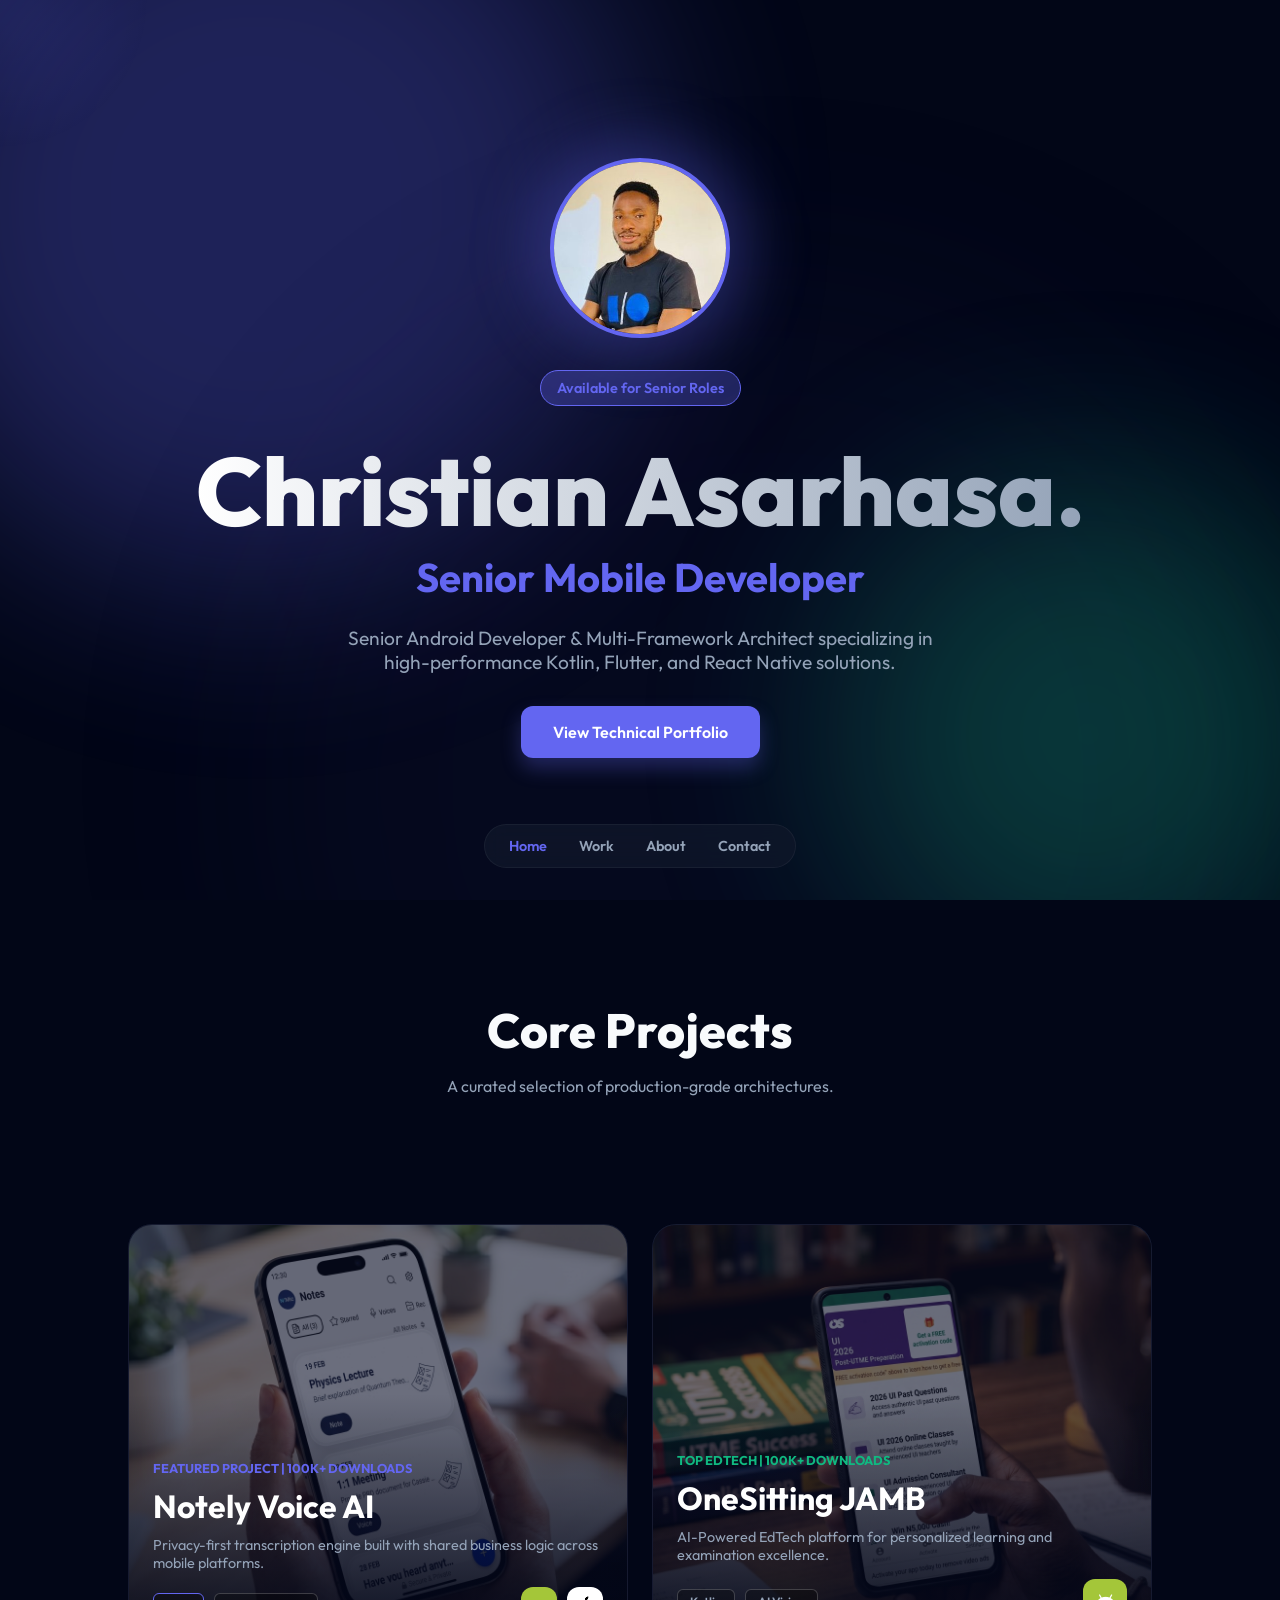
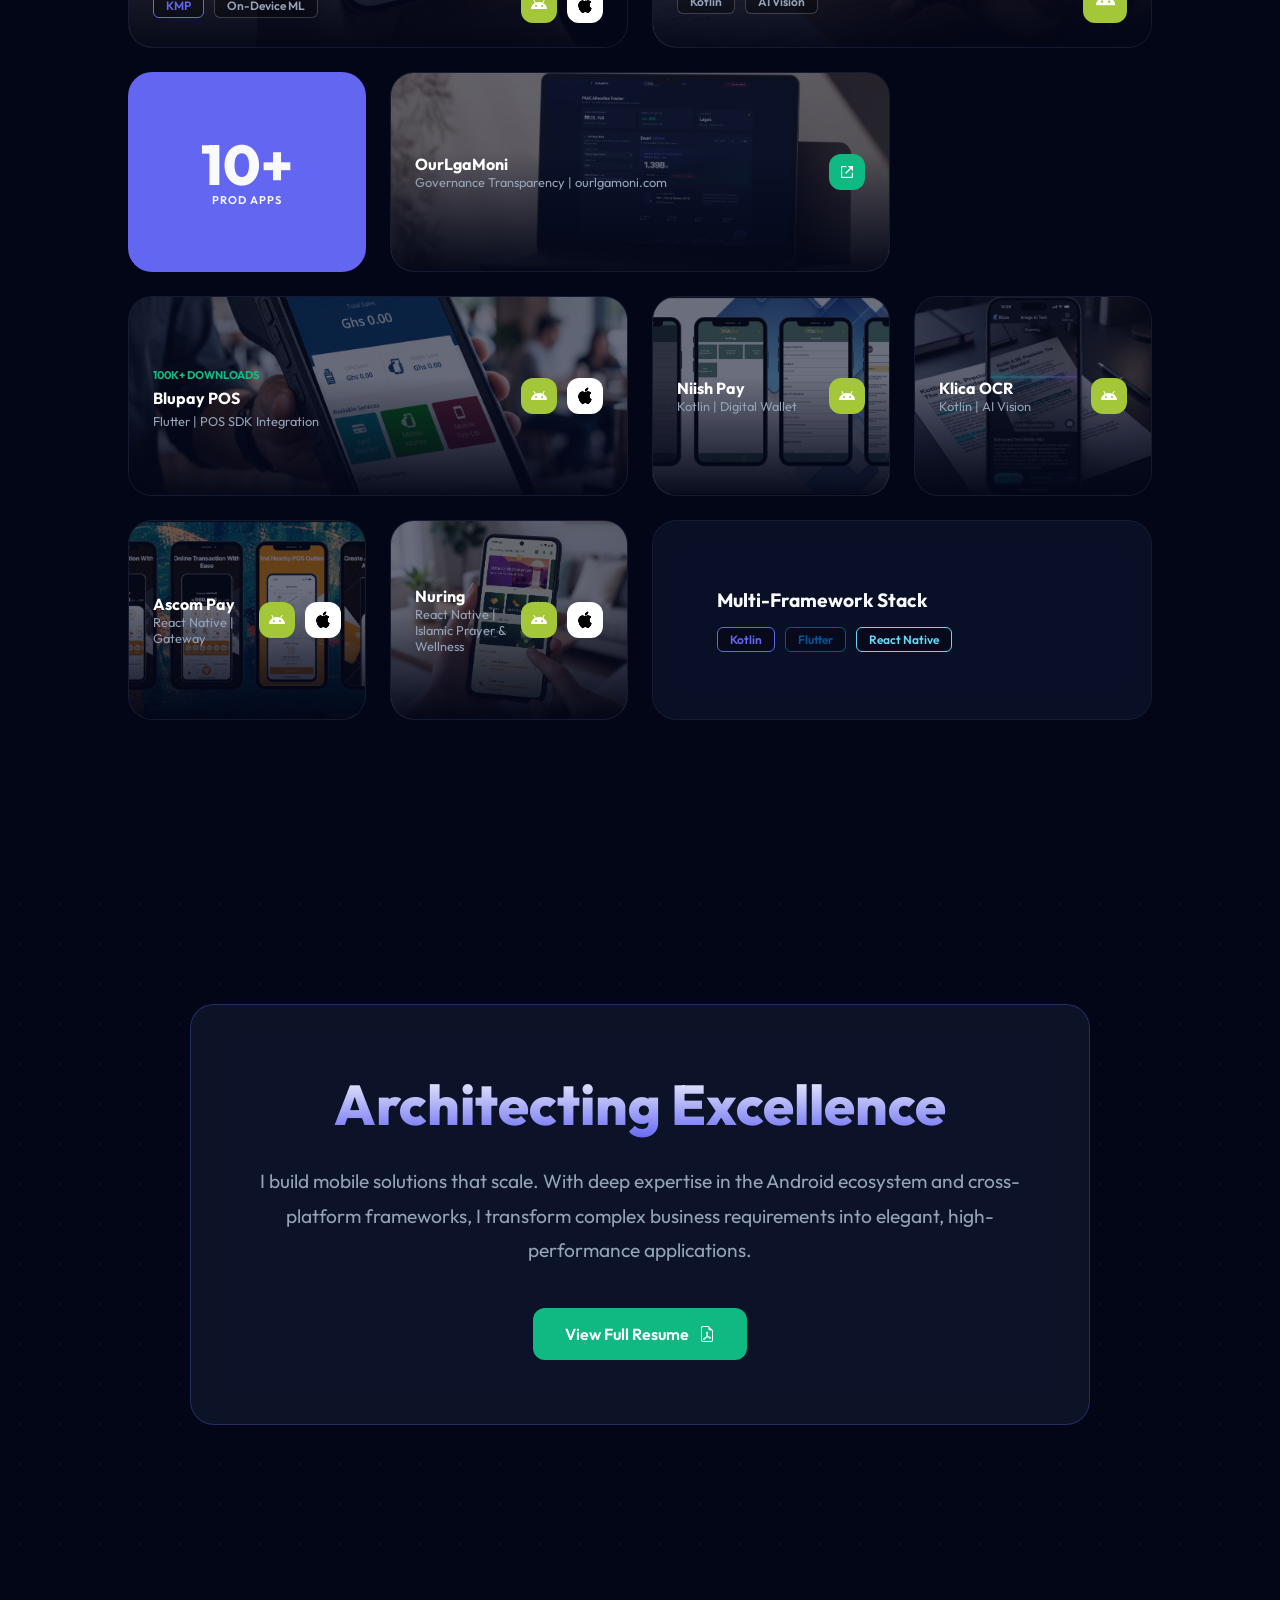
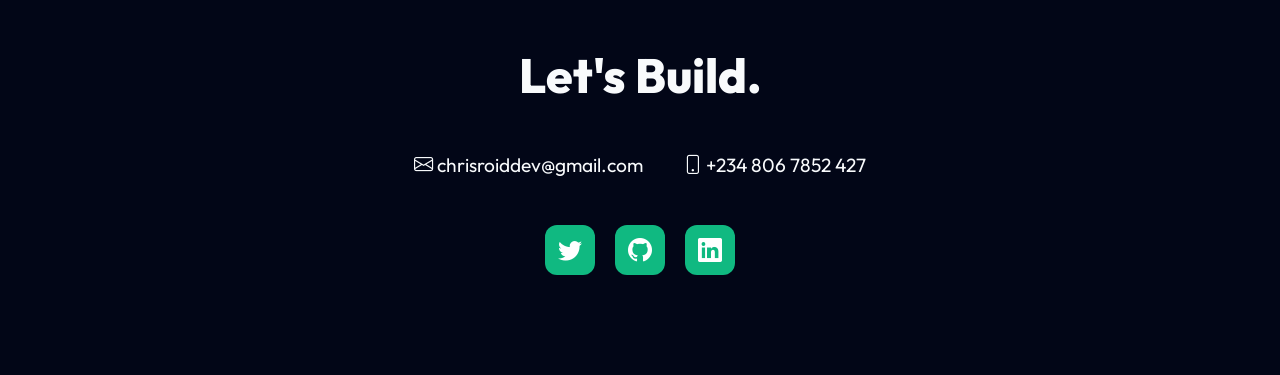
<file: index.html>
<!DOCTYPE html>
<html lang="en">

<head>
  <meta charset="utf-8">
  <meta content="width=device-width, initial-scale=1.0" name="viewport">

  <title>Christian Asarhasa | Senior Mobile Developer</title>
  <meta content="Senior Android Developer and Multi-Framework Architect" name="description">

  <!-- Favicons -->
  <link href="assets/img/favicon-32x32.png" rel="icon">
  <link href="assets/img/apple-touch-icon.png" rel="apple-touch-icon">

  <!-- Vendor CSS Files -->
  <link href="assets/vendor/aos/aos.css" rel="stylesheet">
  <link href="assets/vendor/bootstrap-icons/bootstrap-icons.css" rel="stylesheet">
  <link href="assets/vendor/boxicons/css/boxicons.min.css" rel="stylesheet">

  <!-- Design Systems -->
  <link href="assets/css/nextgen.css" rel="stylesheet">
</head>

  <div class="bg-interactive">
    <div class="aura aura-1"></div>
    <div class="aura aura-2"></div>
    <div class="aura aura-3"></div>
    <div class="mouse-glow" id="mouse-glow"></div>
  </div>

  <nav class="floating-nav">
    <a href="#hero" class="active">Home</a>
    <a href="#work">Work</a>
    <a href="#about">About</a>
    <a href="#contact">Contact</a>
  </nav>
  <main id="main">

    <!-- Hero Section -->
    <section id="hero" class="hero-container">
      <div class="hero-image-container" data-aos="zoom-in">
        <img src="assets/img/profile-img.jpg" alt="Christian Asarhasa" class="hero-profile-img">
        <div class="hero-glow"></div>
      </div>
      <div class="hero-badge" data-aos="fade-down" data-aos-delay="200">Available for Senior Roles</div>
      <h1 class="hero-title" data-aos="zoom-out" data-aos-delay="400" style="margin-bottom: 0.5rem;">
        Christian Asarhasa.
      </h1>
      <h2 style="color: var(--accent-primary); font-size: clamp(1.5rem, 4vw, 2.5rem); font-weight: 700; margin-bottom: 1.5rem;" data-aos="fade-up" data-aos-delay="500">
        Senior Mobile Developer
      </h2>
      <p class="hero-subtitle" style="color: var(--text-dim); font-size: 1.2rem; max-width: 600px; margin-bottom: 3rem;" data-aos="fade-up" data-aos-delay="400">
        Senior Android Developer & Multi-Framework Architect specializing in high-performance Kotlin, Flutter, and React Native solutions.
      </p>
      <div data-aos="fade-up" data-aos-delay="600">
        <a href="#work" class="btn-primary" style="background: var(--accent-primary); color: white; padding: 16px 32px; border-radius: 12px; text-decoration: none; font-weight: 600; box-shadow: 0 10px 20px var(--accent-glow);">View Technical Portfolio</a>
      </div>
    </section>

    <!-- Work Section (Bento Grid) -->
    <section id="work" style="padding: 100px 0;">
      <div class="container">
        <div style="text-align: center; margin-bottom: 4rem;">
          <h2 style="font-size: 3rem; font-weight: 800; margin-bottom: 1rem;">Core Projects</h2>
          <p style="color: var(--text-dim);">A curated selection of production-grade architectures.</p>
        </div>

        <div class="bento-grid">
          
          <!-- 1. Notely Voice AI (Featured) -->
          <div class="bento-item large glass-card" data-aos="fade-up">
             <img src="assets/img/portfolio/notely.png" class="bento-img" alt="Notely">
             <div class="bento-overlay">
                <span style="color: var(--accent-primary); font-size: 0.8rem; font-weight: 700; text-transform: uppercase;">Featured Project | 100k+ Downloads</span>
                <h3 style="font-size: 2rem; margin: 10px 0;">Notely Voice AI</h3>
                <p style="color: var(--text-dim);">Privacy-first transcription engine built with shared business logic across mobile platforms.</p>
                <div style="display: flex; justify-content: space-between; align-items: center; margin-top: 15px;">
                  <div style="display: flex; gap: 10px;">
                    <span class="tech-tag" style="border-color: var(--accent-primary); color: var(--accent-primary);">KMP</span>
                    <span class="tech-tag">On-Device ML</span>
                  </div>
                  <div style="display: flex; gap: 10px;">
                    <a href="https://play.google.com/store/apps/details?id=com.notelyvoice.app" target="_blank" class="project-link" style="background: #a4c639; width: 36px; height: 36px; font-size: 1rem;"><i class="bi bi-android"></i></a>
                    <a href="https://apps.apple.com/us/app/notely-voice-ai-voice-to-text/id6745835691" target="_blank" class="project-link" style="background: #ffffff; color: #000; width: 36px; height: 36px; font-size: 1rem;"><i class="bi bi-apple"></i></a>
                  </div>
                </div>
            </div>
          </div>

          <!-- 2. OneSitting JAMB -->
          <div class="bento-item large glass-card" data-aos="fade-up" data-aos-delay="100">
            <img src="assets/img/portfolio/onesitting.png" class="bento-img" alt="OneSitting">
            <div class="bento-overlay">
                <span style="color: var(--accent-secondary); font-size: 0.8rem; font-weight: 700; text-transform: uppercase;">Top EdTech | 100k+ Downloads</span>
                <h3 style="font-size: 2rem; margin: 10px 0;">OneSitting JAMB</h3>
                <p style="color: var(--text-dim);">AI-Powered EdTech platform for personalized learning and examination excellence.</p>
                <div style="display: flex; justify-content: space-between; align-items: center; margin-top: 15px;">
                  <div style="display: flex; gap: 10px;">
                    <span class="tech-tag">Kotlin</span>
                    <span class="tech-tag">AI Vision</span>
                  </div>
                  <a href="https://play.google.com/store/apps/details?id=com.onesitting.jambcbtapp" target="_blank" class="project-link" style="background: #a4c639;"><i class="bi bi-android"></i></a>
                </div>
            </div>
          </div>

          <!-- Stats Card -->
          <div class="bento-item glass-card" data-aos="fade-up" data-aos-delay="200" style="background: var(--accent-primary); border: none; display: flex; align-items: center; justify-content: center;">
            <div style="text-align: center;">
              <h4 style="font-size: 3.5rem; font-weight: 800; line-height: 1;">10+</h4>
              <p style="font-weight: 600; text-transform: uppercase; font-size: 0.7rem; letter-spacing: 1px;">Prod Apps</p>
            </div>
          </div>

          <!-- 4. OurLgaMoney -->
          <div class="bento-item wide glass-card" data-aos="fade-up" data-aos-delay="300">
            <img src="assets/img/portfolio/ourlgamoney.png" class="bento-img" alt="OurLgaMoney">
            <div class="bento-overlay small">
              <div style="display: flex; justify-content: space-between; align-items: center; width: 100%;">
                <div>
                  <h4 style="margin: 0;">OurLgaMoni</h4>
                  <p style="color: var(--text-dim); margin: 0; font-size: 0.8rem;">Governance Transparency | ourlgamoni.com</p>
                </div>
                <a href="https://ourlgamoni.com" target="_blank" class="project-link small"><i class="bx bx-link-external"></i></a>
              </div>
            </div>
          </div>

          <!-- Blupay POS -->
          <div class="bento-item wide glass-card" data-aos="fade-up" data-aos-delay="400">
            <img src="assets/img/portfolio/blupay.png" class="bento-img" alt="Blupay">
            <div class="bento-overlay small">
              <div style="display: flex; justify-content: space-between; align-items: center; width: 100%;">
                <div>
                  <span style="color: var(--accent-secondary); font-size: 0.7rem; font-weight: 700; text-transform: uppercase;">100k+ Downloads</span>
                  <h4 style="margin: 5px 0;">Blupay POS</h4>
                  <p style="color: var(--text-dim); margin: 0; font-size: 0.8rem;">Flutter | POS SDK Integration</p>
                </div>
                <div style="display: flex; gap: 10px;">
                  <a href="https://play.google.com/store/apps/details?id=com.blupenguin.blupay" target="_blank" class="project-link small" style="background: #a4c639;"><i class="bi bi-android"></i></a>
                  <a href="https://apps.apple.com/us/app/blupayment/id1573938529" target="_blank" class="project-link small" style="background: #ffffff; color: #000;"><i class="bi bi-apple"></i></a>
                </div>
              </div>
            </div>
          </div>

          <!-- Niish Pay -->
          <div class="bento-item glass-card utility-card" data-aos="fade-up" data-aos-delay="500">
            <img src="assets/img/portfolio/niishpay.png" class="bento-img" alt="Niish Pay">
            <div class="bento-overlay small">
              <div style="display: flex; justify-content: space-between; align-items: center; width: 100%;">
                <div>
                  <h4 style="margin: 0;">Niish Pay</h4>
                  <p style="color: var(--text-dim); margin: 0; font-size: 0.8rem;">Kotlin | Digital Wallet</p>
                </div>
                <a href="https://play.google.com/store/apps/details?id=com.niishcloud.merchant.app" target="_blank" class="project-link small" style="background: #a4c639;"><i class="bi bi-android"></i></a>
              </div>
            </div>
          </div>

          <!-- Klica OCR -->
          <div class="bento-item glass-card utility-card" data-aos="fade-up" data-aos-delay="600">
            <img src="assets/img/portfolio/klica_ocr.png" class="bento-img" alt="Klica OCR">
            <div class="bento-overlay small">
              <div style="display: flex; justify-content: space-between; align-items: center; width: 100%;">
                <div>
                  <h4 style="margin: 0;">Klica OCR</h4>
                  <p style="color: var(--text-dim); margin: 0; font-size: 0.8rem;">Kotlin | AI Vision</p>
                </div>
                <a href="https://play.google.com/store/apps/details?id=com.klica.aitexteditor" target="_blank" class="project-link small" style="background: #a4c639;"><i class="bi bi-android"></i></a>
              </div>
            </div>
          </div>

          <!-- Ascom Pay -->
          <div class="bento-item glass-card utility-card" data-aos="fade-up" data-aos-delay="700">
            <img src="assets/img/portfolio/ascompay.png" class="bento-img" alt="Ascom Pay">
            <div class="bento-overlay small">
              <div style="display: flex; justify-content: space-between; align-items: center; width: 100%;">
                <div>
                  <h4 style="margin: 0;">Ascom Pay</h4>
                  <p style="color: var(--text-dim); margin: 0; font-size: 0.8rem;">React Native | Gateway</p>
                </div>
                <div style="display: flex; gap: 10px;">
                  <a href="https://play.google.com/store/apps/details?id=com.ascompay_mobile" target="_blank" class="project-link small" style="background: #a4c639;"><i class="bi bi-android"></i></a>
                  <a href="https://apps.apple.com/us/app/ascom-pay/id6541750547" target="_blank" class="project-link small" style="background: #ffffff; color: #000;"><i class="bi bi-apple"></i></a>
                </div>
              </div>
            </div>
          </div>

          <!-- Nuring -->
          <div class="bento-item glass-card utility-card" data-aos="fade-up" data-aos-delay="800">
            <img src="assets/img/portfolio/nuring.png" class="bento-img" alt="Nuring">
            <div class="bento-overlay small">
              <div style="display: flex; justify-content: space-between; align-items: center; width: 100%;">
                <div>
                  <h4 style="margin: 0;">Nuring</h4>
                  <p style="color: var(--text-dim); margin: 0; font-size: 0.8rem;">React Native | Islamic Prayer & Wellness</p>
                </div>
                <div style="display: flex; gap: 10px;">
                  <a href="https://play.google.com/store/apps/details?id=com.nuring.app" target="_blank" class="project-link small" style="background: #a4c639;"><i class="bi bi-android"></i></a>
                  <a href="https://apps.apple.com/us/app/nuring/id6744298934" target="_blank" class="project-link small" style="background: #ffffff; color: #000;"><i class="bi bi-apple"></i></a>
                </div>
              </div>
            </div>
          </div>

          <!-- Stack Mastery -->
          <div class="bento-item wide glass-card utility-card" data-aos="fade-up" data-aos-delay="900">
             <div style="padding: 2rem; display: flex; flex-direction: column; justify-content: center; height: 100%;">
               <h4 style="margin-bottom: 15px; font-size: 1.2rem;">Multi-Framework Stack</h4>
               <div style="display: flex; gap: 10px; flex-wrap: wrap;">
                 <span class="tech-tag" style="border-color: var(--accent-primary); color: var(--accent-primary);">Kotlin</span>
                 <span class="tech-tag" style="border-color: #02569B; color: #02569B;">Flutter</span>
                 <span class="tech-tag" style="border-color: #61dafb; color: #61dafb;">React Native</span>
               </div>
             </div>
          </div>

        </div>
      </div>
    </section>

    <!-- About Section -->
    <section id="about" style="padding: 120px 0; position: relative; overflow: hidden; display: flex; justify-content: center; align-items: center;">
      <div class="container" style="max-width: 900px; margin: 0 auto; width: 100%;" data-aos="fade-up">
        <div class="glass-card" style="padding: 4rem; text-align: center; background: rgba(15, 23, 42, 0.8); border: 1px solid var(--accent-glow);">
          <h2 style="font-size: clamp(2rem, 5vw, 3.5rem); font-weight: 800; margin-bottom: 1.5rem; background: linear-gradient(to bottom, #fff, var(--accent-primary)); -webkit-background-clip: text; -webkit-text-fill-color: transparent;">Architecting Excellence</h2>
          <p style="color: var(--text-dim); line-height: 1.8; font-size: 1.2rem; margin-bottom: 2.5rem;">
            I build mobile solutions that scale. With deep expertise in the Android ecosystem and cross-platform frameworks, I transform complex business requirements into elegant, high-performance applications.
          </p>
          <div style="display: flex; justify-content: center;">
            <a href="https://docs.google.com/document/d/1fJHStqVphMJLh0NL9ZAJEpFYcxeUUPPk/edit?usp=sharing" target="_blank" class="project-link" style="width: auto; height: auto; padding: 16px 32px; border-radius: 12px; font-weight: 600; font-size: 1rem; gap: 10px;">
              View Full Resume <i class="bi bi-file-earmark-pdf"></i>
            </a>
          </div>
        </div>
      </div>
      <!-- Decorative Background Art -->
      <div style="position: absolute; top: 0; left: 0; width: 100%; height: 100%; z-index: -1; opacity: 0.1; background-image: radial-gradient(var(--accent-primary) 1px, transparent 1px); background-size: 40px 40px;"></div>
    </section>

    <!-- Contact Section -->
    <section id="contact" style="padding: 100px 0; text-align: center;">
      <h2 style="font-size: 3rem; font-weight: 800; margin-bottom: 3rem;">Let's Build.</h2>
      <div style="display: flex; justify-content: center; gap: 40px; flex-wrap: wrap;">
        <a href="mailto:chrisroiddev@gmail.com" style="color: var(--text-main); text-decoration: none; font-size: 1.2rem;"><i class="bi bi-envelope"></i> chrisroiddev@gmail.com</a>
        <a href="tel:+2348067852427" style="color: var(--text-main); text-decoration: none; font-size: 1.2rem;"><i class="bi bi-phone"></i> +234 806 7852 427</a>
      </div>
      <div style="margin-top: 3rem; display: flex; justify-content: center; gap: 20px; flex-wrap: wrap;">
        <a href="https://x.com/ChrisRoid" target="_blank" class="project-link" style="width: 50px; height: 50px; font-size: 1.5rem;"><i class="bi bi-twitter"></i></a>
        <a href="https://github.com/chrisroid" target="_blank" class="project-link" style="width: 50px; height: 50px; font-size: 1.5rem;"><i class="bi bi-github"></i></a>
        <a href="https://www.linkedin.com/in/christianasarhasa2019/" target="_blank" class="project-link" style="width: 50px; height: 50px; font-size: 1.5rem;"><i class="bi bi-linkedin"></i></a>
      </div>
    </section>

  </main>

  <!-- Interaction Script -->
  <script>
    const glow = document.getElementById('mouse-glow');
    const auras = document.querySelectorAll('.aura');
    
    // Mouse Interaction
    window.addEventListener('mousemove', (e) => {
      const { clientX, clientY } = e;
      
      // Update mouse glow position
      glow.style.transform = `translate3d(${clientX}px, ${clientY}px, 0)`;
      
      // Subtle aura drift based on mouse
      auras.forEach((aura, index) => {
        const speed = (index + 1) * 20;
        const x = (clientX - window.innerWidth / 2) / speed;
        const y = (clientY - window.innerHeight / 2) / speed;
        aura.style.setProperty('--mouse-x', `${x}px`);
        aura.style.setProperty('--mouse-y', `${y}px`);
      });
    });

    // Scroll Parallax
    window.addEventListener('scroll', () => {
      const scrolled = window.pageYOffset;
      auras.forEach((aura, index) => {
        const speed = (index + 1) * 0.2;
        aura.style.setProperty('--scroll-y', `${scrolled * speed}px`);
      });
    });

    // Active Nav Tracking
    const sections = document.querySelectorAll('section');
    const navLinks = document.querySelectorAll('.floating-nav a');

    window.addEventListener('scroll', () => {
      let current = '';
      sections.forEach(section => {
        const sectionTop = section.offsetTop;
        const sectionHeight = section.clientHeight;
        if (pageYOffset >= (sectionTop - sectionHeight / 3)) {
          current = section.getAttribute('id');
        }
      });

      navLinks.forEach(link => {
        link.classList.remove('active');
        if (link.getAttribute('href').includes(current)) {
          link.classList.add('active');
        }
      });
    });
  </script>

  <!-- Vendor JS Files -->
  <script src="assets/vendor/aos/aos.js"></script>
  <script>
    AOS.init({
      duration: 1000,
      easing: 'ease-in-out',
      once: true,
      mirror: false
    });
  </script>

</body>

</html>
</file>
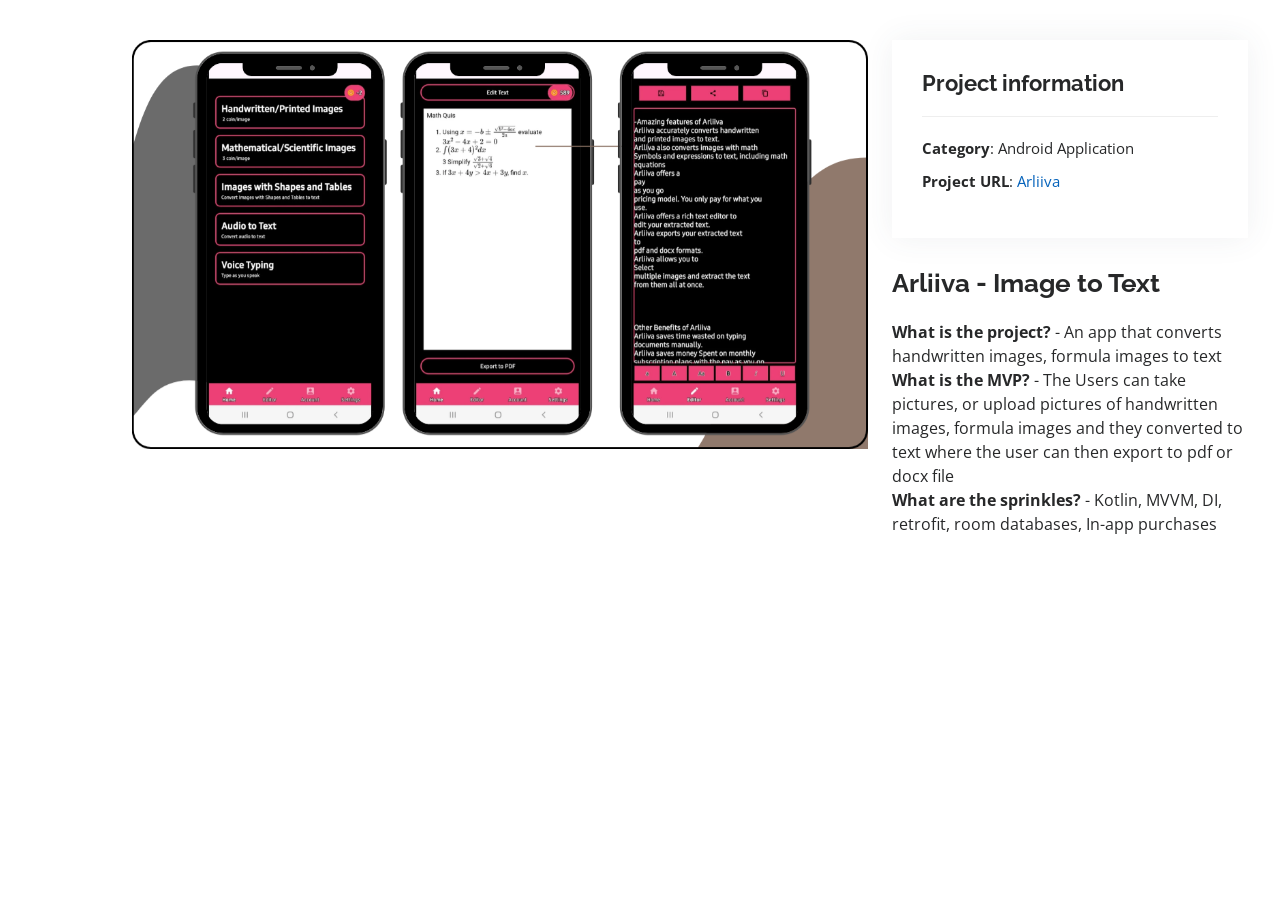
<file: arliiva.html>
<!DOCTYPE html>
<html lang="en">

<head>
  <meta charset="utf-8">
  <meta content="width=device-width, initial-scale=1.0" name="viewport">

  <title>Arliiva - Image to Text</title>
  <meta content="" name="description">
  <meta content="" name="keywords">

  <!-- Favicons -->
  <link href="assets/img/favicon.png" rel="icon">
  <link href="assets/img/apple-touch-icon.png" rel="apple-touch-icon">

  <!-- Google Fonts -->
  <link href="https://fonts.googleapis.com/css?family=Open+Sans:300,300i,400,400i,600,600i,700,700i|Raleway:300,300i,400,400i,500,500i,600,600i,700,700i|Poppins:300,300i,400,400i,500,500i,600,600i,700,700i" rel="stylesheet">

  <!-- Vendor CSS Files -->
  <link href="assets/vendor/aos/aos.css" rel="stylesheet">
  <link href="assets/vendor/bootstrap/css/bootstrap.min.css" rel="stylesheet">
  <link href="assets/vendor/bootstrap-icons/bootstrap-icons.css" rel="stylesheet">
  <link href="assets/vendor/boxicons/css/boxicons.min.css" rel="stylesheet">
  <link href="assets/vendor/glightbox/css/glightbox.min.css" rel="stylesheet">
  <link href="assets/vendor/swiper/swiper-bundle.min.css" rel="stylesheet">

  <!-- Template Main CSS File -->
  <link href="assets/css/style.css" rel="stylesheet">

  <!-- =======================================================
  * Template Name: MyResume - v4.10.0
  * Template URL: https://bootstrapmade.com/free-html-bootstrap-template-my-resume/
  * Author: BootstrapMade.com
  * License: https://bootstrapmade.com/license/
  ======================================================== -->
</head>

<body>

  <main id="main">

    <!-- ======= Portfolio Details Section ======= -->
    <section id="portfolio-details" class="portfolio-details">
      <div class="container">

        <div class="row gy-4">

          <div class="col-lg-8">
            <div class="portfolio-details-slider swiper">
              <div class="swiper-wrapper align-items-center">

                <div class="swiper-slide">
                  <img src="assets/img/portfolio/arliiva.png" alt="">
                </div>

              </div>
              <div class="swiper-pagination"></div>
            </div>
          </div>

          <div class="col-lg-4">
            <div class="portfolio-info">
              <h3>Project information</h3>
              <ul>
                <li><strong>Category</strong>: Android Application</li>
                <li><strong>Project URL</strong>: <a href="https://play.google.com/store/apps/details?id=com.sirmishlimited.aitexteditor" target="_blank">Arliiva</a></li>
              </ul>
            </div>
            <div class="portfolio-description">
              <h2>Arliiva - Image to Text</h2>
              <p>
                 <b>What is the project?</b> - An app that converts handwritten images, formula images to text <br>

                 <b>What is the MVP?</b> - The Users can take pictures, or upload pictures of handwritten images, formula images and they converted to text where the user can then export to  pdf or docx file <br>

                 <b>What are the sprinkles?</b> - Kotlin, MVVM, DI, retrofit, room databases, In-app purchases
            </div>
          </div>

        </div>

      </div>
    </section><!-- End Portfolio Details Section -->

  </main><!-- End #main -->

  <div id="preloader"></div>
  <a href="#" class="back-to-top d-flex align-items-center justify-content-center"><i class="bi bi-arrow-up-short"></i></a>

  <!-- Vendor JS Files -->
  <script src="assets/vendor/purecounter/purecounter_vanilla.js"></script>
  <script src="assets/vendor/aos/aos.js"></script>
  <script src="assets/vendor/bootstrap/js/bootstrap.bundle.min.js"></script>
  <script src="assets/vendor/glightbox/js/glightbox.min.js"></script>
  <script src="assets/vendor/isotope-layout/isotope.pkgd.min.js"></script>
  <script src="assets/vendor/swiper/swiper-bundle.min.js"></script>
  <script src="assets/vendor/typed.js/typed.min.js"></script>
  <script src="assets/vendor/waypoints/noframework.waypoints.js"></script>
  <script src="assets/vendor/php-email-form/validate.js"></script>

  <!-- Template Main JS File -->
  <script src="assets/js/main.js"></script>

</body>

</html>
</file>
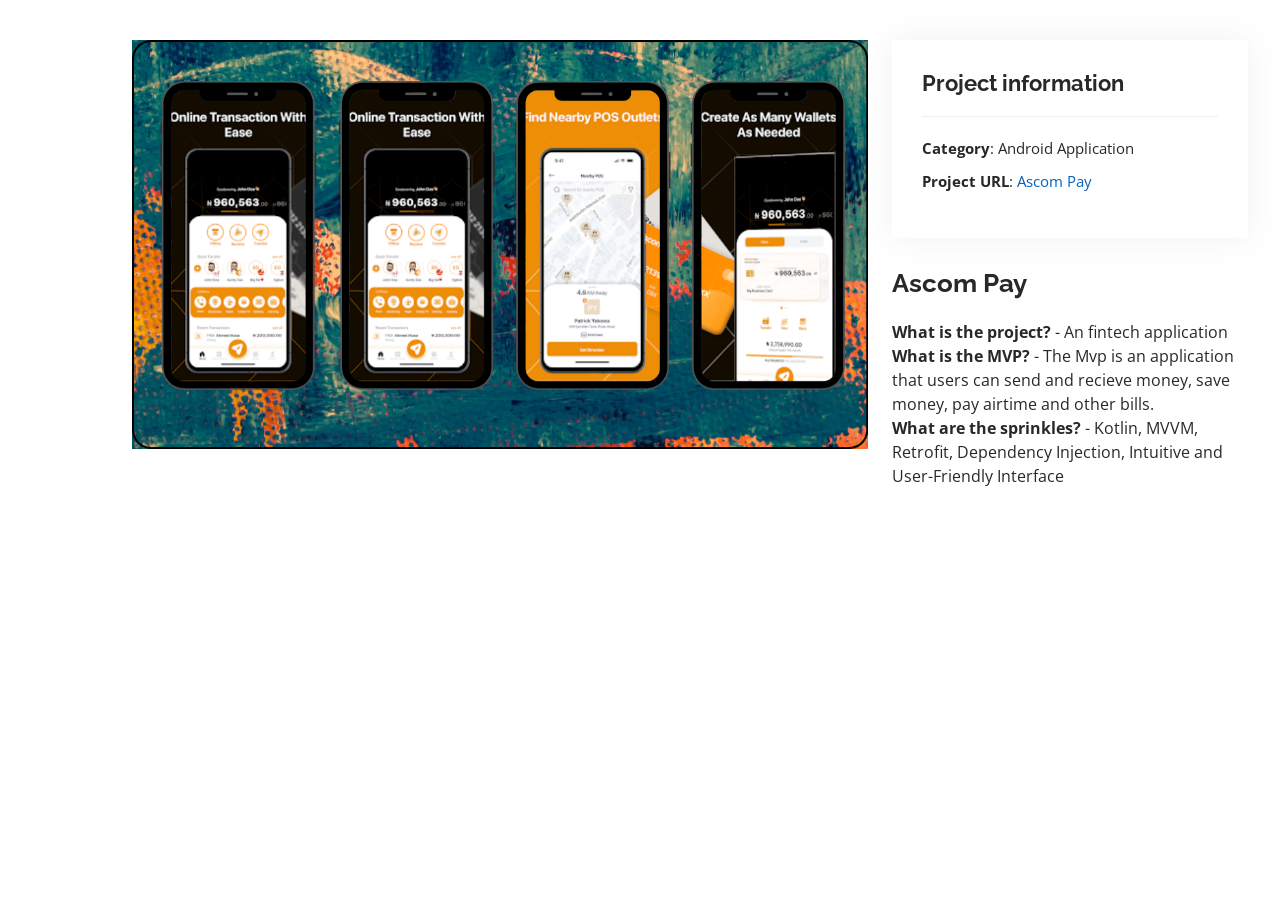
<file: ascom-pay.html>
<!DOCTYPE html>
<html lang="en">

<head>
  <meta charset="utf-8">
  <meta content="width=device-width, initial-scale=1.0" name="viewport">

  <title>Ascom Pay</title>
  <meta content="" name="description">
  <meta content="" name="keywords">

  <!-- Favicons -->
  <link href="assets/img/favicon.png" rel="icon">
  <link href="assets/img/apple-touch-icon.png" rel="apple-touch-icon">

  <!-- Google Fonts -->
  <link href="https://fonts.googleapis.com/css?family=Open+Sans:300,300i,400,400i,600,600i,700,700i|Raleway:300,300i,400,400i,500,500i,600,600i,700,700i|Poppins:300,300i,400,400i,500,500i,600,600i,700,700i" rel="stylesheet">

  <!-- Vendor CSS Files -->
  <link href="assets/vendor/aos/aos.css" rel="stylesheet">
  <link href="assets/vendor/bootstrap/css/bootstrap.min.css" rel="stylesheet">
  <link href="assets/vendor/bootstrap-icons/bootstrap-icons.css" rel="stylesheet">
  <link href="assets/vendor/boxicons/css/boxicons.min.css" rel="stylesheet">
  <link href="assets/vendor/glightbox/css/glightbox.min.css" rel="stylesheet">
  <link href="assets/vendor/swiper/swiper-bundle.min.css" rel="stylesheet">

  <!-- Template Main CSS File -->
  <link href="assets/css/style.css" rel="stylesheet">

  <!-- =======================================================
  * Template Name: MyResume - v4.10.0
  * Template URL: https://bootstrapmade.com/free-html-bootstrap-template-my-resume/
  * Author: BootstrapMade.com
  * License: https://bootstrapmade.com/license/
  ======================================================== -->
</head>

<body>

  <main id="main">

    <!-- ======= Portfolio Details Section ======= -->
    <section id="portfolio-details" class="portfolio-details">
      <div class="container">

        <div class="row gy-4">

          <div class="col-lg-8">
            <div class="portfolio-details-slider swiper">
              <div class="swiper-wrapper align-items-center">

                <div class="swiper-slide">
                  <img src="assets/img/portfolio/ascompay.png" alt="">
                </div>

              </div>
              <div class="swiper-pagination"></div>
            </div>
          </div>

          <div class="col-lg-4">
            <div class="portfolio-info">
              <h3>Project information</h3>
              <ul>
                <li><strong>Category</strong>: Android Application</li>
                <li><strong>Project URL</strong>: <a href="https://play.google.com/store/apps/details?id=com.ascompay_mobile&hl=en" target="_blank">Ascom Pay</a></li>
              </ul>
            </div>
            <div class="portfolio-description">
              <h2>Ascom Pay</h2>
              <p>
                 <b>What is the project?</b> - An fintech application <br>
                 
                 <b>What is the MVP?</b> - The Mvp is an application that users can send and recieve money, save money, pay airtime and other bills.<br>

                 <b>What are the sprinkles?</b> - Kotlin, MVVM, Retrofit, Dependency Injection, Intuitive and User-Friendly Interface
            </div>
          </div>

        </div>

      </div>
    </section><!-- End Portfolio Details Section -->

  </main><!-- End #main -->

  <div id="preloader"></div>
  <a href="#" class="back-to-top d-flex align-items-center justify-content-center"><i class="bi bi-arrow-up-short"></i></a>

  <!-- Vendor JS Files -->
  <script src="assets/vendor/purecounter/purecounter_vanilla.js"></script>
  <script src="assets/vendor/aos/aos.js"></script>
  <script src="assets/vendor/bootstrap/js/bootstrap.bundle.min.js"></script>
  <script src="assets/vendor/glightbox/js/glightbox.min.js"></script>
  <script src="assets/vendor/isotope-layout/isotope.pkgd.min.js"></script>
  <script src="assets/vendor/swiper/swiper-bundle.min.js"></script>
  <script src="assets/vendor/typed.js/typed.min.js"></script>
  <script src="assets/vendor/waypoints/noframework.waypoints.js"></script>
  <script src="assets/vendor/php-email-form/validate.js"></script>

  <!-- Template Main JS File -->
  <script src="assets/js/main.js"></script>

</body>

</html>
</file>
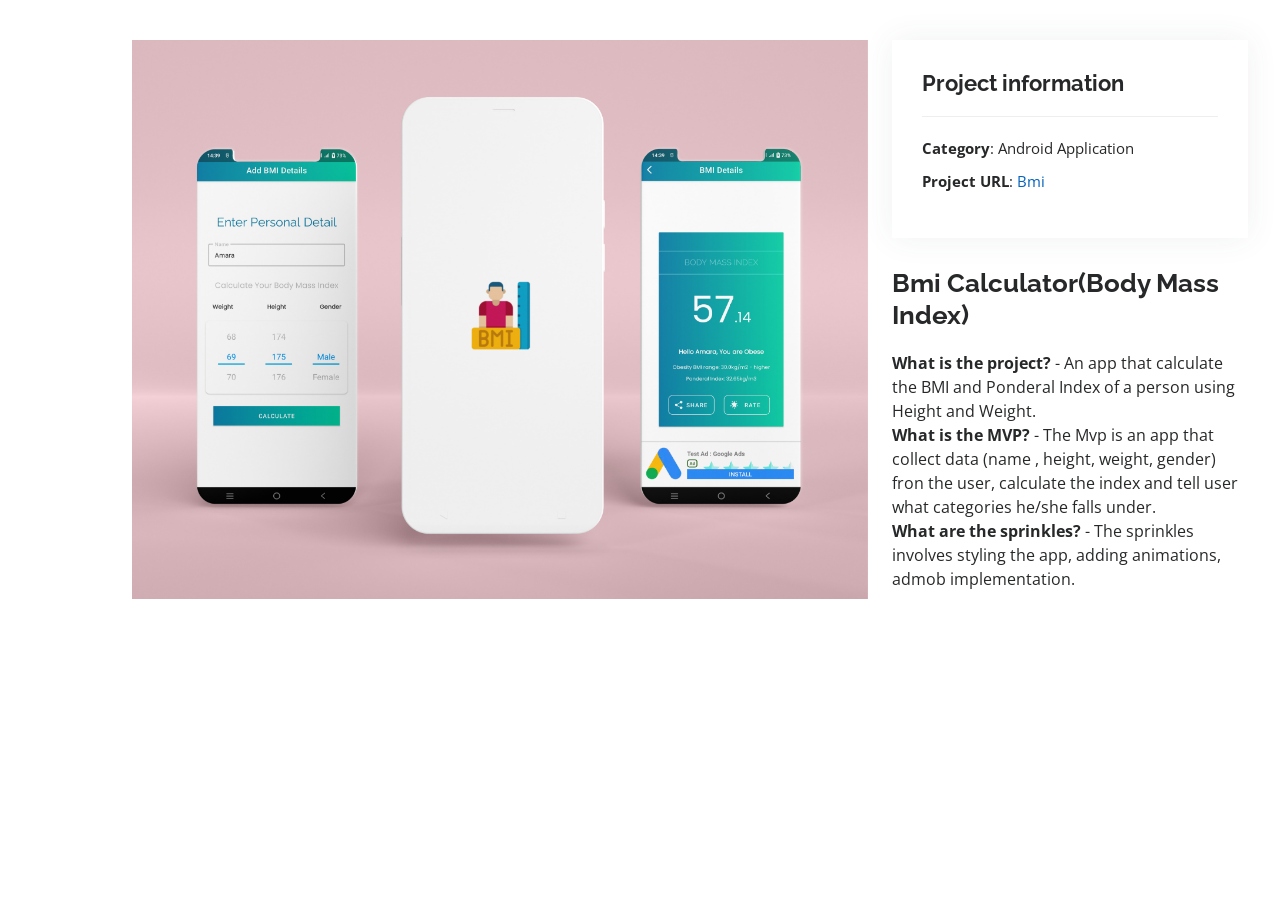
<file: bmi-details.html>
<!DOCTYPE html>
<html lang="en">

<head>
  <meta charset="utf-8">
  <meta content="width=device-width, initial-scale=1.0" name="viewport">

  <title>Bmi</title>
  <meta content="" name="description">
  <meta content="" name="keywords">

  <!-- Favicons -->
  <link href="assets/img/favicon.png" rel="icon">
  <link href="assets/img/apple-touch-icon.png" rel="apple-touch-icon">

  <!-- Google Fonts -->
  <link href="https://fonts.googleapis.com/css?family=Open+Sans:300,300i,400,400i,600,600i,700,700i|Raleway:300,300i,400,400i,500,500i,600,600i,700,700i|Poppins:300,300i,400,400i,500,500i,600,600i,700,700i" rel="stylesheet">

  <!-- Vendor CSS Files -->
  <link href="assets/vendor/aos/aos.css" rel="stylesheet">
  <link href="assets/vendor/bootstrap/css/bootstrap.min.css" rel="stylesheet">
  <link href="assets/vendor/bootstrap-icons/bootstrap-icons.css" rel="stylesheet">
  <link href="assets/vendor/boxicons/css/boxicons.min.css" rel="stylesheet">
  <link href="assets/vendor/glightbox/css/glightbox.min.css" rel="stylesheet">
  <link href="assets/vendor/swiper/swiper-bundle.min.css" rel="stylesheet">

  <!-- Template Main CSS File -->
  <link href="assets/css/style.css" rel="stylesheet">

  <!-- =======================================================
  * Template Name: MyResume - v4.10.0
  * Template URL: https://bootstrapmade.com/free-html-bootstrap-template-my-resume/
  * Author: BootstrapMade.com
  * License: https://bootstrapmade.com/license/
  ======================================================== -->
</head>

<body>

  <main id="main">

    <!-- ======= Portfolio Details Section ======= -->
    <section id="portfolio-details" class="portfolio-details">
      <div class="container">

        <div class="row gy-4">

          <div class="col-lg-8">
            <div class="portfolio-details-slider swiper">
              <div class="swiper-wrapper align-items-center">

                <div class="swiper-slide">
                  <img src="assets/img/portfolio/body_mass.jpg" alt="">
                </div>

              </div>
              <div class="swiper-pagination"></div>
            </div>
          </div>

          <div class="col-lg-4">
            <div class="portfolio-info">
              <h3>Project information</h3>
              <ul>
                <li><strong>Category</strong>: Android Application</li>
                <li><strong>Project URL</strong>: <a href="https://appetize.io/app/6swa7t4ks2hn3e7vihefxt5iuu">Bmi</a></li>
              </ul>
            </div>
            <div class="portfolio-description">
              <h2>Bmi Calculator(Body Mass Index)</h2>
              <p>
                 <b>What is the project?</b> - An app that calculate the BMI and Ponderal Index of a person using Height and Weight. <br>

                 <b>What is the MVP?</b> - The Mvp is an app that collect data (name , height, weight, gender) fron the user, calculate the index and tell user what categories he/she falls under. <br>

                 <b>What are the sprinkles?</b> - The sprinkles involves styling the app, adding animations, admob implementation.
            </div>
          </div>

        </div>

      </div>
    </section><!-- End Portfolio Details Section -->

  </main><!-- End #main -->

  <div id="preloader"></div>
  <a href="#" class="back-to-top d-flex align-items-center justify-content-center"><i class="bi bi-arrow-up-short"></i></a>

  <!-- Vendor JS Files -->
  <script src="assets/vendor/purecounter/purecounter_vanilla.js"></script>
  <script src="assets/vendor/aos/aos.js"></script>
  <script src="assets/vendor/bootstrap/js/bootstrap.bundle.min.js"></script>
  <script src="assets/vendor/glightbox/js/glightbox.min.js"></script>
  <script src="assets/vendor/isotope-layout/isotope.pkgd.min.js"></script>
  <script src="assets/vendor/swiper/swiper-bundle.min.js"></script>
  <script src="assets/vendor/typed.js/typed.min.js"></script>
  <script src="assets/vendor/waypoints/noframework.waypoints.js"></script>
  <script src="assets/vendor/php-email-form/validate.js"></script>

  <!-- Template Main JS File -->
  <script src="assets/js/main.js"></script>

</body>

</html>
</file>
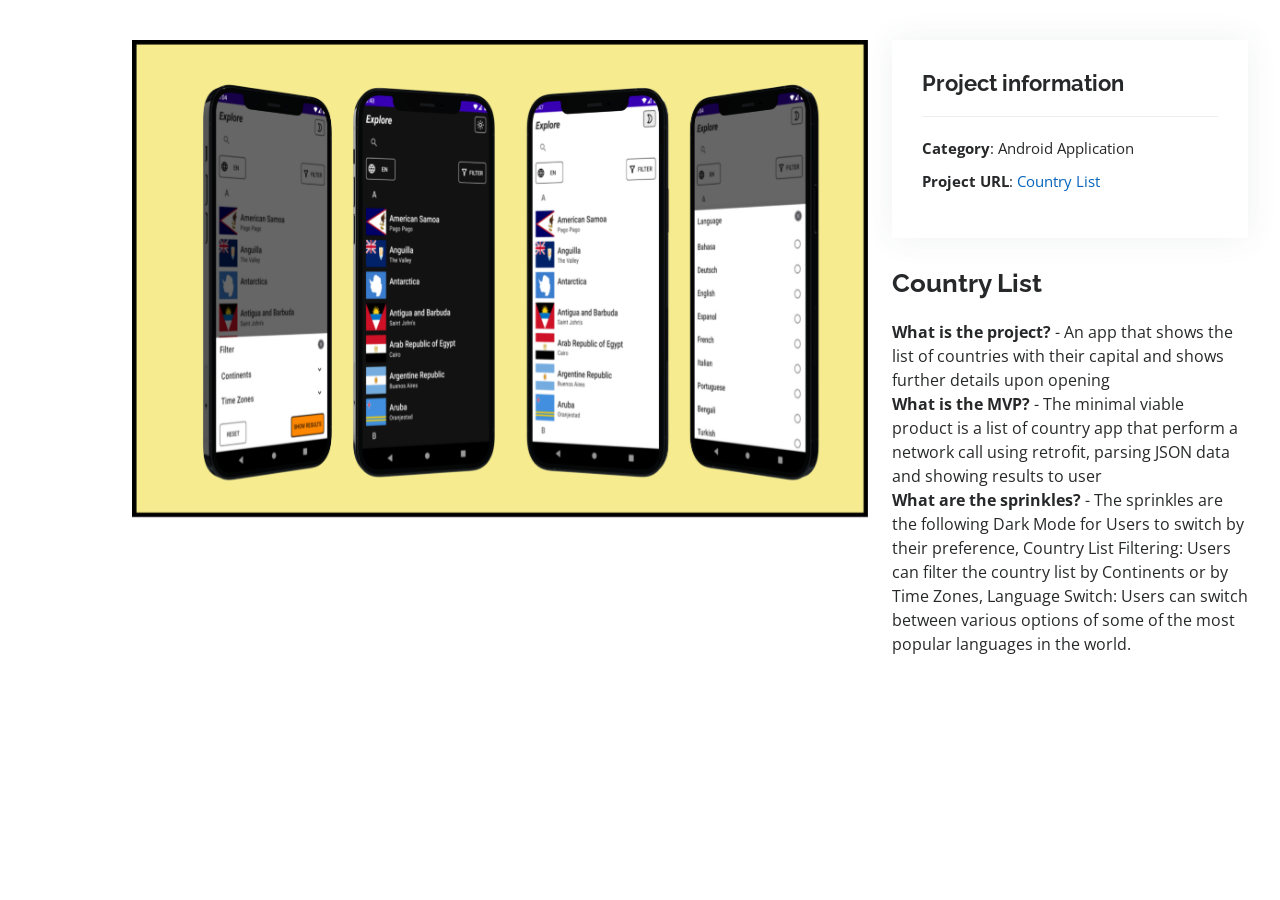
<file: country_details.html>
<!DOCTYPE html>
<html lang="en">

<head>
  <meta charset="utf-8">
  <meta content="width=device-width, initial-scale=1.0" name="viewport">

  <title>Country List</title>
  <meta content="" name="description">
  <meta content="" name="keywords">

  <!-- Favicons -->
  <link href="assets/img/favicon.png" rel="icon">
  <link href="assets/img/apple-touch-icon.png" rel="apple-touch-icon">

  <!-- Google Fonts -->
  <link href="https://fonts.googleapis.com/css?family=Open+Sans:300,300i,400,400i,600,600i,700,700i|Raleway:300,300i,400,400i,500,500i,600,600i,700,700i|Poppins:300,300i,400,400i,500,500i,600,600i,700,700i" rel="stylesheet">

  <!-- Vendor CSS Files -->
  <link href="assets/vendor/aos/aos.css" rel="stylesheet">
  <link href="assets/vendor/bootstrap/css/bootstrap.min.css" rel="stylesheet">
  <link href="assets/vendor/bootstrap-icons/bootstrap-icons.css" rel="stylesheet">
  <link href="assets/vendor/boxicons/css/boxicons.min.css" rel="stylesheet">
  <link href="assets/vendor/glightbox/css/glightbox.min.css" rel="stylesheet">
  <link href="assets/vendor/swiper/swiper-bundle.min.css" rel="stylesheet">

  <!-- Template Main CSS File -->
  <link href="assets/css/style.css" rel="stylesheet">

  <!-- =======================================================
  * Template Name: MyResume - v4.10.0
  * Template URL: https://bootstrapmade.com/free-html-bootstrap-template-my-resume/
  * Author: BootstrapMade.com
  * License: https://bootstrapmade.com/license/
  ======================================================== -->
</head>

<body>

  <main id="main">

    <!-- ======= Portfolio Details Section ======= -->
    <section id="portfolio-details" class="portfolio-details">
      <div class="container">

        <div class="row gy-4">

          <div class="col-lg-8">
            <div class="portfolio-details-slider swiper">
              <div class="swiper-wrapper align-items-center">

                <div class="swiper-slide">
                  <img src="assets/img/portfolio/country_list.png" alt="">
                </div>

              </div>
              <div class="swiper-pagination"></div>
            </div>
          </div>

          <div class="col-lg-4">
            <div class="portfolio-info">
              <h3>Project information</h3>
              <ul>
                <li><strong>Category</strong>: Android Application</li>
                <li><strong>Project URL</strong>: <a href="https://appetize.io/app/uhwvfxf4tpz3jucnfwflhrvmjm">Country List</a></li>
              </ul>
            </div>
            <div class="portfolio-description">
              <h2>Country List</h2>
              <p>
                 <b>What is the project?</b> - An app that shows the list of countries with their capital and shows further details upon opening  <br>

                 <b>What is the MVP?</b> - The minimal viable product is a list of country app that perform a network call using retrofit, parsing JSON data and showing results to user <br>

                 <b>What are the sprinkles?</b> - The sprinkles are the following Dark Mode for Users to switch by their preference, Country List Filtering: Users can filter the country list by Continents or by Time Zones, Language Switch: Users can switch between various options of some of the most popular languages in the world.
            </div>
          </div>

        </div>

      </div>
    </section><!-- End Portfolio Details Section -->

  </main><!-- End #main -->

  <div id="preloader"></div>
  <a href="#" class="back-to-top d-flex align-items-center justify-content-center"><i class="bi bi-arrow-up-short"></i></a>

  <!-- Vendor JS Files -->
  <script src="assets/vendor/purecounter/purecounter_vanilla.js"></script>
  <script src="assets/vendor/aos/aos.js"></script>
  <script src="assets/vendor/bootstrap/js/bootstrap.bundle.min.js"></script>
  <script src="assets/vendor/glightbox/js/glightbox.min.js"></script>
  <script src="assets/vendor/isotope-layout/isotope.pkgd.min.js"></script>
  <script src="assets/vendor/swiper/swiper-bundle.min.js"></script>
  <script src="assets/vendor/typed.js/typed.min.js"></script>
  <script src="assets/vendor/waypoints/noframework.waypoints.js"></script>
  <script src="assets/vendor/php-email-form/validate.js"></script>

  <!-- Template Main JS File -->
  <script src="assets/js/main.js"></script>

</body>

</html>
</file>
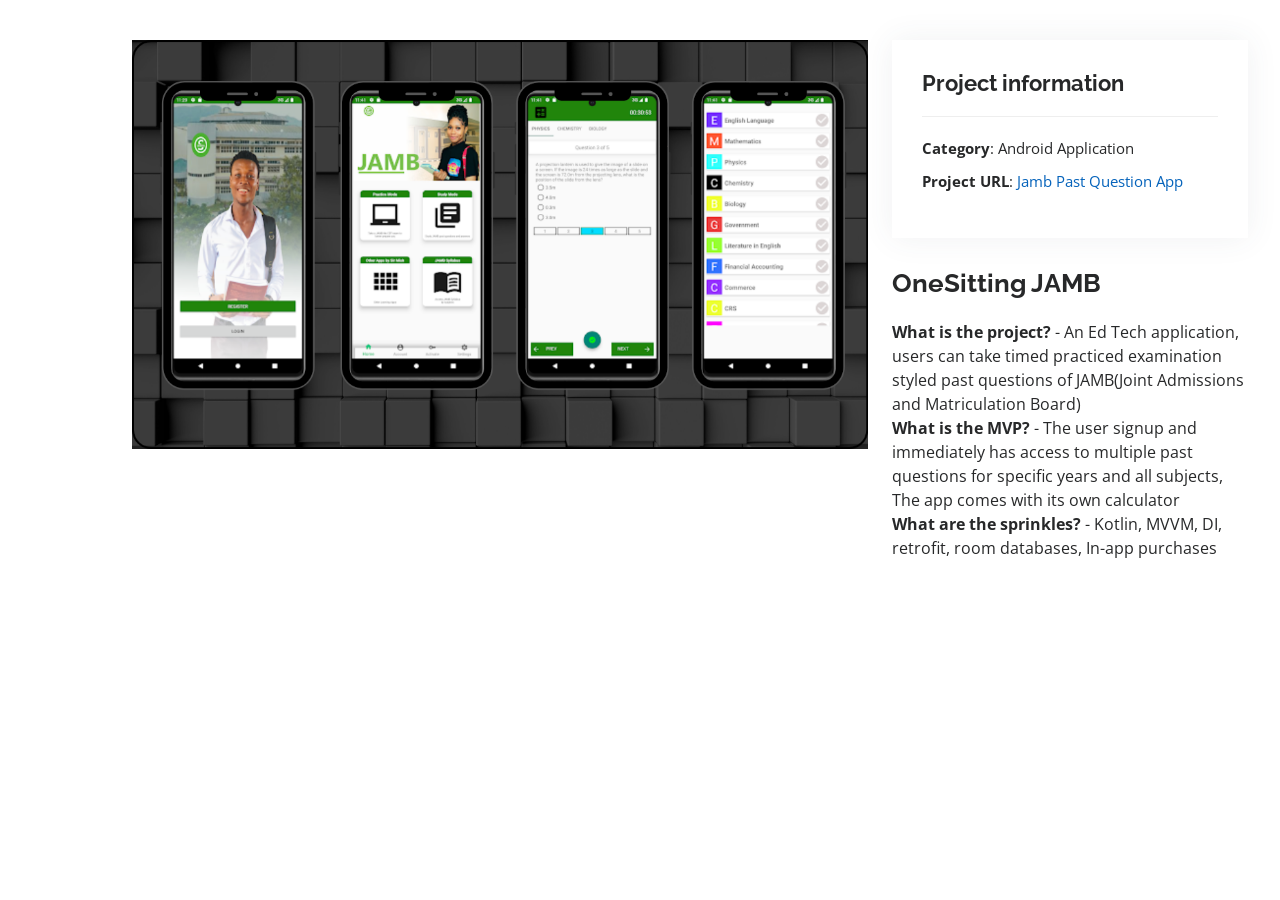
<file: jamb.html>
<!DOCTYPE html>
<html lang="en">

<head>
  <meta charset="utf-8">
  <meta content="width=device-width, initial-scale=1.0" name="viewport">

  <title>OneSitting JAMB</title>
  <meta content="" name="description">
  <meta content="" name="keywords">

  <!-- Favicons -->
  <link href="assets/img/favicon.png" rel="icon">
  <link href="assets/img/apple-touch-icon.png" rel="apple-touch-icon">

  <!-- Google Fonts -->
  <link href="https://fonts.googleapis.com/css?family=Open+Sans:300,300i,400,400i,600,600i,700,700i|Raleway:300,300i,400,400i,500,500i,600,600i,700,700i|Poppins:300,300i,400,400i,500,500i,600,600i,700,700i" rel="stylesheet">

  <!-- Vendor CSS Files -->
  <link href="assets/vendor/aos/aos.css" rel="stylesheet">
  <link href="assets/vendor/bootstrap/css/bootstrap.min.css" rel="stylesheet">
  <link href="assets/vendor/bootstrap-icons/bootstrap-icons.css" rel="stylesheet">
  <link href="assets/vendor/boxicons/css/boxicons.min.css" rel="stylesheet">
  <link href="assets/vendor/glightbox/css/glightbox.min.css" rel="stylesheet">
  <link href="assets/vendor/swiper/swiper-bundle.min.css" rel="stylesheet">

  <!-- Template Main CSS File -->
  <link href="assets/css/style.css" rel="stylesheet">

  <!-- =======================================================
  * Template Name: MyResume - v4.10.0
  * Template URL: https://bootstrapmade.com/free-html-bootstrap-template-my-resume/
  * Author: BootstrapMade.com
  * License: https://bootstrapmade.com/license/
  ======================================================== -->
</head>

<body>

  <main id="main">

    <!-- ======= Portfolio Details Section ======= -->
    <section id="portfolio-details" class="portfolio-details">
      <div class="container">

        <div class="row gy-4">

          <div class="col-lg-8">
            <div class="portfolio-details-slider swiper">
              <div class="swiper-wrapper align-items-center">

                <div class="swiper-slide">
                  <img src="assets/img/portfolio/jamb.png" alt="">
                </div>

              </div>
              <div class="swiper-pagination"></div>
            </div>
          </div>

          <div class="col-lg-4">
            <div class="portfolio-info">
              <h3>Project information</h3>
              <ul>
                <li><strong>Category</strong>: Android Application</li>
                <li><strong>Project URL</strong>: <a href="https://play.google.com/store/apps/details?id=com.sirmishlimited.jambcbtapp&hl=en" target="_blank">Jamb Past Question App</a></li>
              </ul>
            </div>
            <div class="portfolio-description">
              <h2>OneSitting JAMB</h2>
              <p>
                <b>What is the project?</b> - An Ed Tech application, users can take timed practiced examination styled past questions of JAMB(Joint Admissions and Matriculation Board) <br>

                 <b>What is the MVP?</b> - The user signup and immediately has access to multiple past questions for specific years and all subjects, The app comes with its own calculator <br>

                 <b>What are the sprinkles?</b> - Kotlin, MVVM, DI, retrofit, room databases, In-app purchases
            </div>
          </div>

        </div>

      </div>
    </section><!-- End Portfolio Details Section -->

  </main><!-- End #main -->

  <div id="preloader"></div>
  <a href="#" class="back-to-top d-flex align-items-center justify-content-center"><i class="bi bi-arrow-up-short"></i></a>

  <!-- Vendor JS Files -->
  <script src="assets/vendor/purecounter/purecounter_vanilla.js"></script>
  <script src="assets/vendor/aos/aos.js"></script>
  <script src="assets/vendor/bootstrap/js/bootstrap.bundle.min.js"></script>
  <script src="assets/vendor/glightbox/js/glightbox.min.js"></script>
  <script src="assets/vendor/isotope-layout/isotope.pkgd.min.js"></script>
  <script src="assets/vendor/swiper/swiper-bundle.min.js"></script>
  <script src="assets/vendor/typed.js/typed.min.js"></script>
  <script src="assets/vendor/waypoints/noframework.waypoints.js"></script>
  <script src="assets/vendor/php-email-form/validate.js"></script>

  <!-- Template Main JS File -->
  <script src="assets/js/main.js"></script>

</body>

</html>
</file>
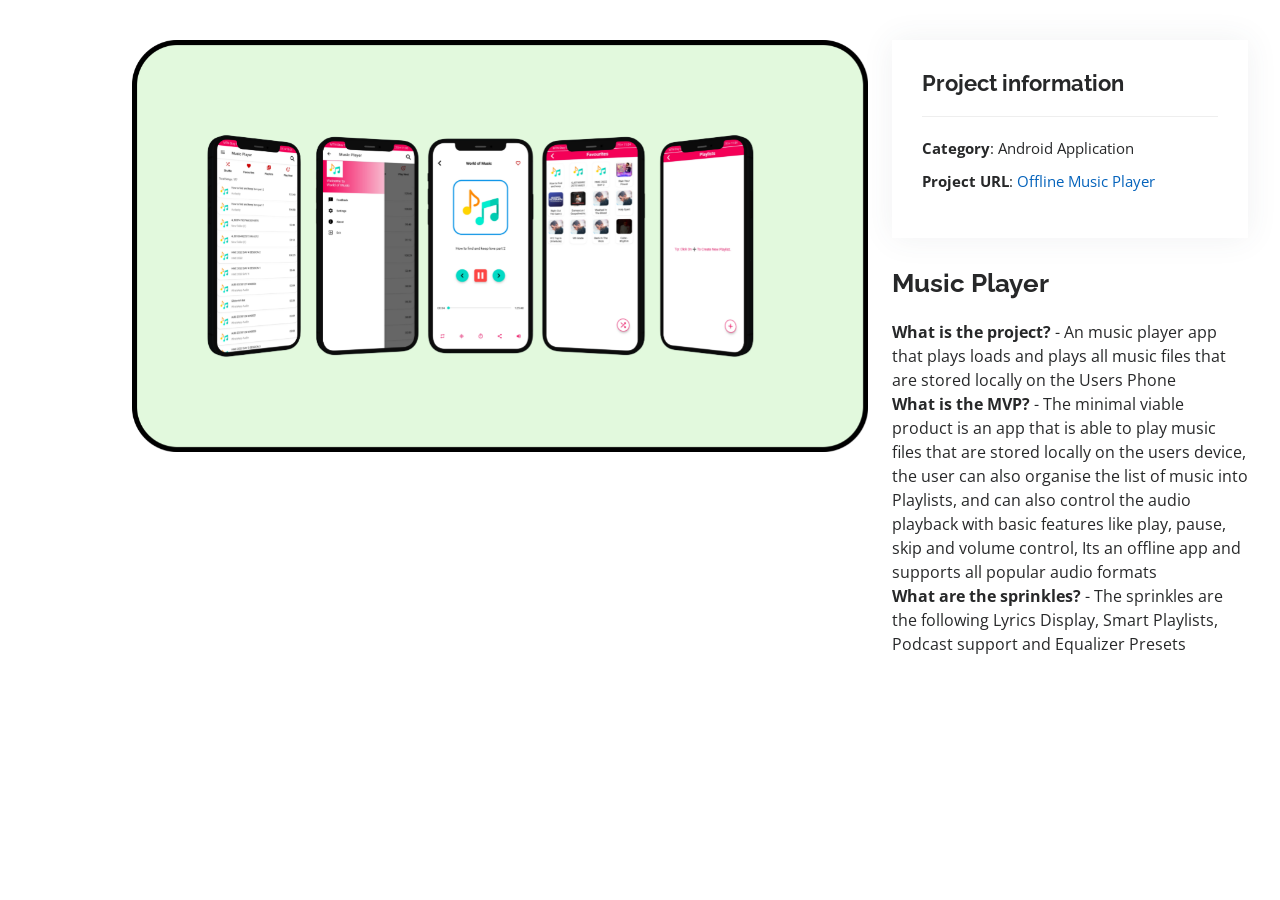
<file: music_details.html>
<!DOCTYPE html>
<html lang="en">

<head>
  <meta charset="utf-8">
  <meta content="width=device-width, initial-scale=1.0" name="viewport">

  <title>Music Player</title>
  <meta content="" name="description">
  <meta content="" name="keywords">

  <!-- Favicons -->
  <link href="assets/img/favicon.png" rel="icon">
  <link href="assets/img/apple-touch-icon.png" rel="apple-touch-icon">

  <!-- Google Fonts -->
  <link href="https://fonts.googleapis.com/css?family=Open+Sans:300,300i,400,400i,600,600i,700,700i|Raleway:300,300i,400,400i,500,500i,600,600i,700,700i|Poppins:300,300i,400,400i,500,500i,600,600i,700,700i" rel="stylesheet">

  <!-- Vendor CSS Files -->
  <link href="assets/vendor/aos/aos.css" rel="stylesheet">
  <link href="assets/vendor/bootstrap/css/bootstrap.min.css" rel="stylesheet">
  <link href="assets/vendor/bootstrap-icons/bootstrap-icons.css" rel="stylesheet">
  <link href="assets/vendor/boxicons/css/boxicons.min.css" rel="stylesheet">
  <link href="assets/vendor/glightbox/css/glightbox.min.css" rel="stylesheet">
  <link href="assets/vendor/swiper/swiper-bundle.min.css" rel="stylesheet">

  <!-- Template Main CSS File -->
  <link href="assets/css/style.css" rel="stylesheet">

  <!-- =======================================================
  * Template Name: MyResume - v4.10.0
  * Template URL: https://bootstrapmade.com/free-html-bootstrap-template-my-resume/
  * Author: BootstrapMade.com
  * License: https://bootstrapmade.com/license/
  ======================================================== -->
</head>

<body>

  <main id="main">

    <!-- ======= Portfolio Details Section ======= -->
    <section id="portfolio-details" class="portfolio-details">
      <div class="container">

        <div class="row gy-4">

          <div class="col-lg-8">
            <div class="portfolio-details-slider swiper">
              <div class="swiper-wrapper align-items-center">

                <div class="swiper-slide">
                  <img src="assets/img/portfolio/music_player.png" alt="">
                </div>

              </div>
              <div class="swiper-pagination"></div>
            </div>
          </div>

          <div class="col-lg-4">
            <div class="portfolio-info">
              <h3>Project information</h3>
              <ul>
                <li><strong>Category</strong>: Android Application</li>
                <li><strong>Project URL</strong>: <a href="https://appetize.io/app/5kfn6kj7of2obv7e4gzh3k3h2q">Offline Music Player</a></li>
              </ul>
            </div>
            <div class="portfolio-description">
              <h2>Music Player</h2>
              <p>
                 <b>What is the project?</b> - An music player app that plays loads and plays all music files that are stored locally on the Users Phone  <br>

                 <b>What is the MVP?</b> - The minimal viable product is an app that is able to play music files that are stored locally on the users device, the user can also organise the list of music into Playlists, and can also control the audio playback with basic features like play, pause, skip and volume control, Its an offline app and supports all popular audio formats <br>

                 <b>What are the sprinkles?</b> - The sprinkles are the following Lyrics Display, Smart Playlists, Podcast support and Equalizer Presets
            </div>
          </div>

        </div>

      </div>
    </section><!-- End Portfolio Details Section -->

  </main><!-- End #main -->

  <div id="preloader"></div>
  <a href="#" class="back-to-top d-flex align-items-center justify-content-center"><i class="bi bi-arrow-up-short"></i></a>

  <!-- Vendor JS Files -->
  <script src="assets/vendor/purecounter/purecounter_vanilla.js"></script>
  <script src="assets/vendor/aos/aos.js"></script>
  <script src="assets/vendor/bootstrap/js/bootstrap.bundle.min.js"></script>
  <script src="assets/vendor/glightbox/js/glightbox.min.js"></script>
  <script src="assets/vendor/isotope-layout/isotope.pkgd.min.js"></script>
  <script src="assets/vendor/swiper/swiper-bundle.min.js"></script>
  <script src="assets/vendor/typed.js/typed.min.js"></script>
  <script src="assets/vendor/waypoints/noframework.waypoints.js"></script>
  <script src="assets/vendor/php-email-form/validate.js"></script>

  <!-- Template Main JS File -->
  <script src="assets/js/main.js"></script>

</body>

</html>
</file>
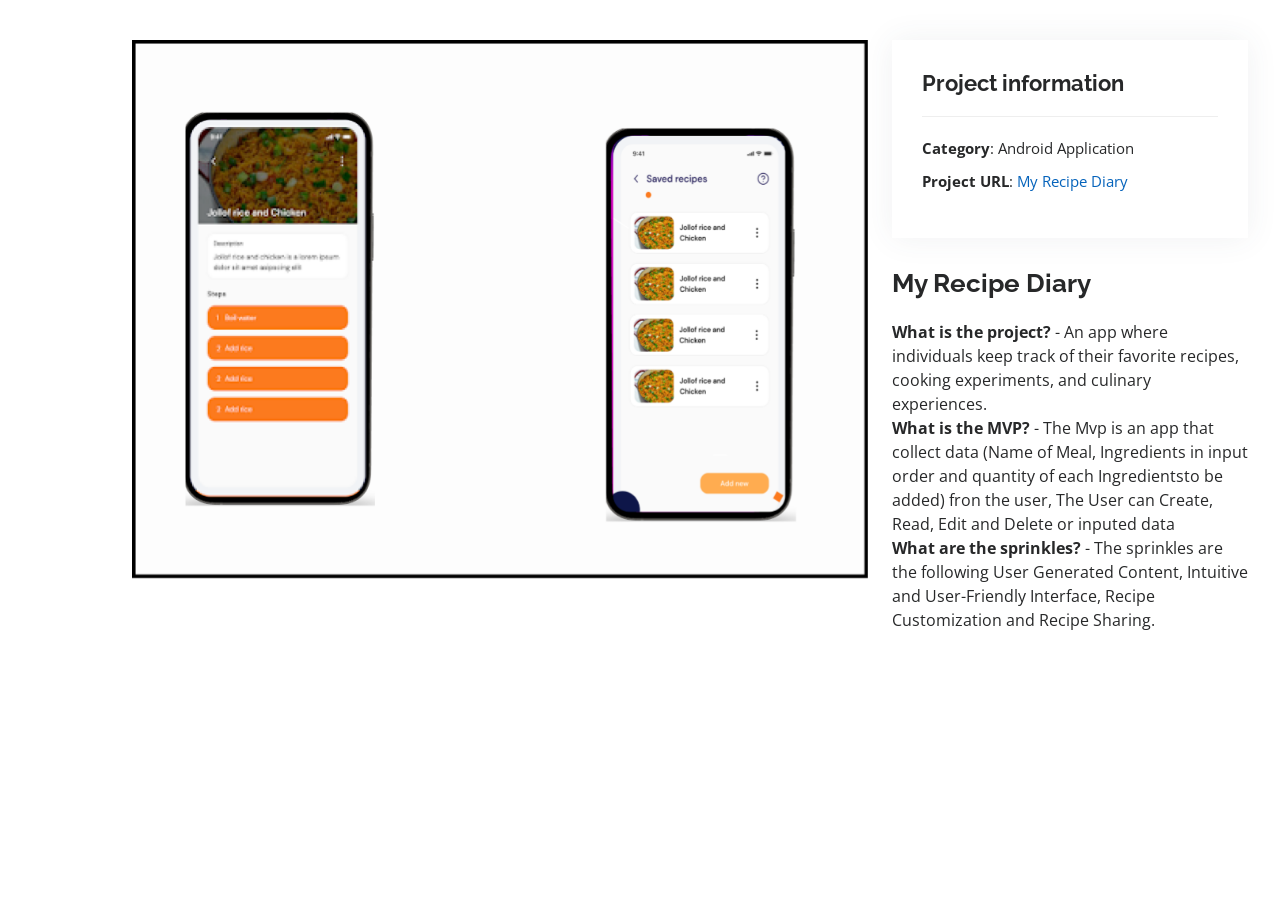
<file: my-recipe-diary.html>
<!DOCTYPE html>
<html lang="en">

<head>
  <meta charset="utf-8">
  <meta content="width=device-width, initial-scale=1.0" name="viewport">

  <title>Bmi</title>
  <meta content="" name="description">
  <meta content="" name="keywords">

  <!-- Favicons -->
  <link href="assets/img/favicon.png" rel="icon">
  <link href="assets/img/apple-touch-icon.png" rel="apple-touch-icon">

  <!-- Google Fonts -->
  <link href="https://fonts.googleapis.com/css?family=Open+Sans:300,300i,400,400i,600,600i,700,700i|Raleway:300,300i,400,400i,500,500i,600,600i,700,700i|Poppins:300,300i,400,400i,500,500i,600,600i,700,700i" rel="stylesheet">

  <!-- Vendor CSS Files -->
  <link href="assets/vendor/aos/aos.css" rel="stylesheet">
  <link href="assets/vendor/bootstrap/css/bootstrap.min.css" rel="stylesheet">
  <link href="assets/vendor/bootstrap-icons/bootstrap-icons.css" rel="stylesheet">
  <link href="assets/vendor/boxicons/css/boxicons.min.css" rel="stylesheet">
  <link href="assets/vendor/glightbox/css/glightbox.min.css" rel="stylesheet">
  <link href="assets/vendor/swiper/swiper-bundle.min.css" rel="stylesheet">

  <!-- Template Main CSS File -->
  <link href="assets/css/style.css" rel="stylesheet">

  <!-- =======================================================
  * Template Name: MyResume - v4.10.0
  * Template URL: https://bootstrapmade.com/free-html-bootstrap-template-my-resume/
  * Author: BootstrapMade.com
  * License: https://bootstrapmade.com/license/
  ======================================================== -->
</head>

<body>

  <main id="main">

    <!-- ======= Portfolio Details Section ======= -->
    <section id="portfolio-details" class="portfolio-details">
      <div class="container">

        <div class="row gy-4">

          <div class="col-lg-8">
            <div class="portfolio-details-slider swiper">
              <div class="swiper-wrapper align-items-center">

                <div class="swiper-slide">
                  <img src="assets/img/portfolio/recipe_diary.png" alt="">
                </div>

              </div>
              <div class="swiper-pagination"></div>
            </div>
          </div>

          <div class="col-lg-4">
            <div class="portfolio-info">
              <h3>Project information</h3>
              <ul>
                <li><strong>Category</strong>: Android Application</li>
                <li><strong>Project URL</strong>: <a href="https://play.google.com/store/apps/details?id=com.hng.howtodo">My Recipe Diary</a></li>
              </ul>
            </div>
            <div class="portfolio-description">
              <h2>My Recipe Diary</h2>
              <p>
                 <b>What is the project?</b> - An app where individuals keep track of their favorite recipes, cooking experiments, and culinary experiences. <br>

                 <b>What is the MVP?</b> - The Mvp is an app that collect data (Name of Meal, Ingredients in input order and quantity of each Ingredientsto be added) fron the user, The User can Create, Read, Edit and Delete or inputed data <br>

                 <b>What are the sprinkles?</b> - The sprinkles are the following User Generated Content, Intuitive and User-Friendly Interface, Recipe Customization and Recipe Sharing.
            </div>
          </div>

        </div>

      </div>
    </section><!-- End Portfolio Details Section -->

  </main><!-- End #main -->

  <div id="preloader"></div>
  <a href="#" class="back-to-top d-flex align-items-center justify-content-center"><i class="bi bi-arrow-up-short"></i></a>

  <!-- Vendor JS Files -->
  <script src="assets/vendor/purecounter/purecounter_vanilla.js"></script>
  <script src="assets/vendor/aos/aos.js"></script>
  <script src="assets/vendor/bootstrap/js/bootstrap.bundle.min.js"></script>
  <script src="assets/vendor/glightbox/js/glightbox.min.js"></script>
  <script src="assets/vendor/isotope-layout/isotope.pkgd.min.js"></script>
  <script src="assets/vendor/swiper/swiper-bundle.min.js"></script>
  <script src="assets/vendor/typed.js/typed.min.js"></script>
  <script src="assets/vendor/waypoints/noframework.waypoints.js"></script>
  <script src="assets/vendor/php-email-form/validate.js"></script>

  <!-- Template Main JS File -->
  <script src="assets/js/main.js"></script>

</body>

</html>
</file>
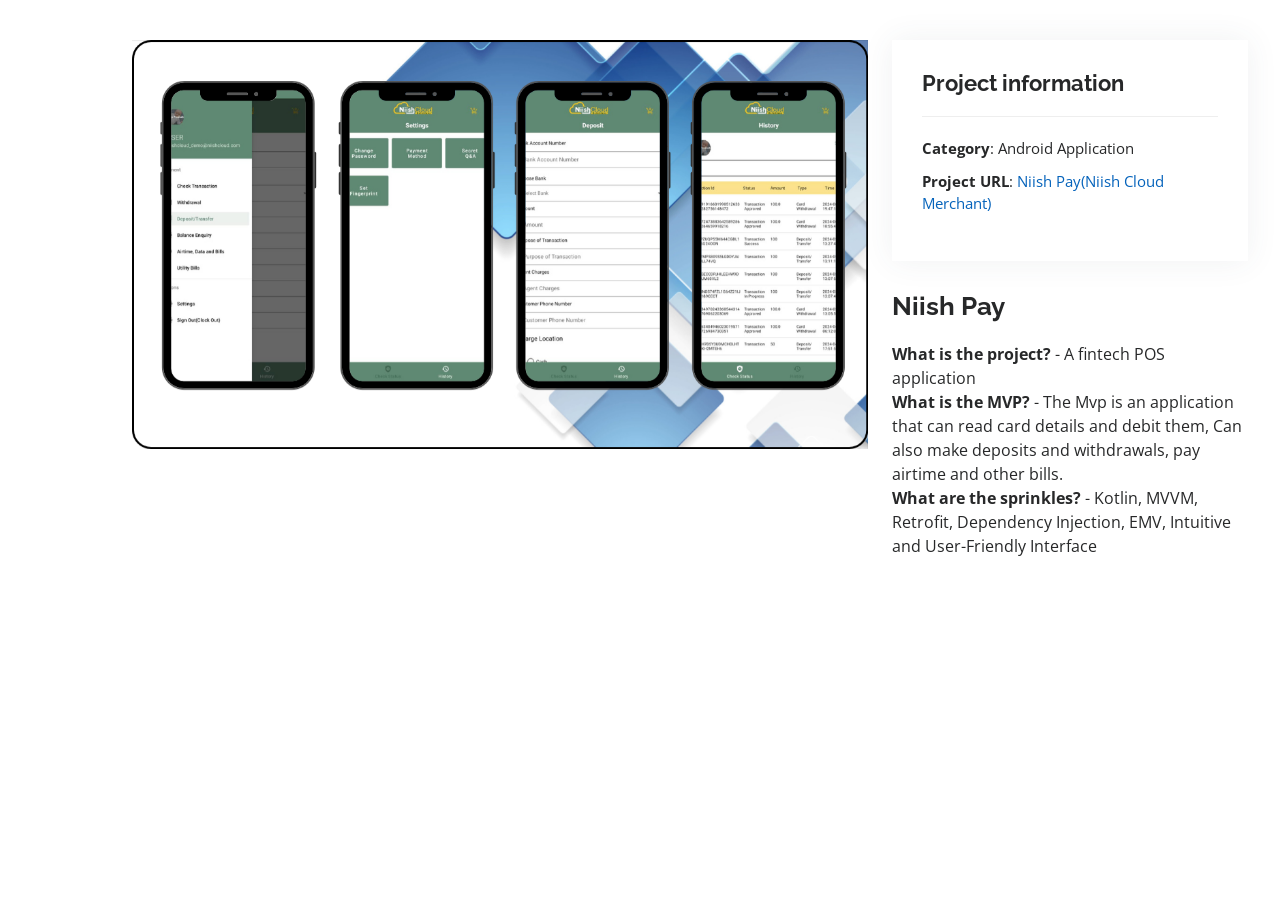
<file: niish-pay.html>
<!DOCTYPE html>
<html lang="en">

<head>
  <meta charset="utf-8">
  <meta content="width=device-width, initial-scale=1.0" name="viewport">

  <title>Niish Pay</title>
  <meta content="" name="description">
  <meta content="" name="keywords">

  <!-- Favicons -->
  <link href="assets/img/favicon.png" rel="icon">
  <link href="assets/img/apple-touch-icon.png" rel="apple-touch-icon">

  <!-- Google Fonts -->
  <link href="https://fonts.googleapis.com/css?family=Open+Sans:300,300i,400,400i,600,600i,700,700i|Raleway:300,300i,400,400i,500,500i,600,600i,700,700i|Poppins:300,300i,400,400i,500,500i,600,600i,700,700i" rel="stylesheet">

  <!-- Vendor CSS Files -->
  <link href="assets/vendor/aos/aos.css" rel="stylesheet">
  <link href="assets/vendor/bootstrap/css/bootstrap.min.css" rel="stylesheet">
  <link href="assets/vendor/bootstrap-icons/bootstrap-icons.css" rel="stylesheet">
  <link href="assets/vendor/boxicons/css/boxicons.min.css" rel="stylesheet">
  <link href="assets/vendor/glightbox/css/glightbox.min.css" rel="stylesheet">
  <link href="assets/vendor/swiper/swiper-bundle.min.css" rel="stylesheet">

  <!-- Template Main CSS File -->
  <link href="assets/css/style.css" rel="stylesheet">

  <!-- =======================================================
  * Template Name: MyResume - v4.10.0
  * Template URL: https://bootstrapmade.com/free-html-bootstrap-template-my-resume/
  * Author: BootstrapMade.com
  * License: https://bootstrapmade.com/license/
  ======================================================== -->
</head>

<body>

  <main id="main">

    <!-- ======= Portfolio Details Section ======= -->
    <section id="portfolio-details" class="portfolio-details">
      <div class="container">

        <div class="row gy-4">

          <div class="col-lg-8">
            <div class="portfolio-details-slider swiper">
              <div class="swiper-wrapper align-items-center">

                <div class="swiper-slide">
                  <img src="assets/img/portfolio/niishpay.png" alt="">
                </div>

              </div>
              <div class="swiper-pagination"></div>
            </div>
          </div>

          <div class="col-lg-4">
            <div class="portfolio-info">
              <h3>Project information</h3>
              <ul>
                <li><strong>Category</strong>: Android Application</li>
                <li><strong>Project URL</strong>: <a href="https://play.google.com/store/apps/details?id=com.niishcloud.merchant.app" target="_blank">Niish Pay(Niish Cloud Merchant)</a></li>
              </ul>
            </div>
            <div class="portfolio-description">
              <h2>Niish Pay</h2>
              <p>
                 <b>What is the project?</b> - A fintech POS application<br>

                 <b>What is the MVP?</b> - The Mvp is an application that can read card details and debit them, Can also make deposits and withdrawals, pay airtime and other bills.<br>

                 <b>What are the sprinkles?</b> - Kotlin, MVVM, Retrofit, Dependency Injection, EMV, Intuitive and User-Friendly Interface
            </div>
          </div>

        </div>

      </div>
    </section><!-- End Portfolio Details Section -->

  </main><!-- End #main -->

  <div id="preloader"></div>
  <a href="#" class="back-to-top d-flex align-items-center justify-content-center"><i class="bi bi-arrow-up-short"></i></a>

  <!-- Vendor JS Files -->
  <script src="assets/vendor/purecounter/purecounter_vanilla.js"></script>
  <script src="assets/vendor/aos/aos.js"></script>
  <script src="assets/vendor/bootstrap/js/bootstrap.bundle.min.js"></script>
  <script src="assets/vendor/glightbox/js/glightbox.min.js"></script>
  <script src="assets/vendor/isotope-layout/isotope.pkgd.min.js"></script>
  <script src="assets/vendor/swiper/swiper-bundle.min.js"></script>
  <script src="assets/vendor/typed.js/typed.min.js"></script>
  <script src="assets/vendor/waypoints/noframework.waypoints.js"></script>
  <script src="assets/vendor/php-email-form/validate.js"></script>

  <!-- Template Main JS File -->
  <script src="assets/js/main.js"></script>

</body>

</html>
</file>
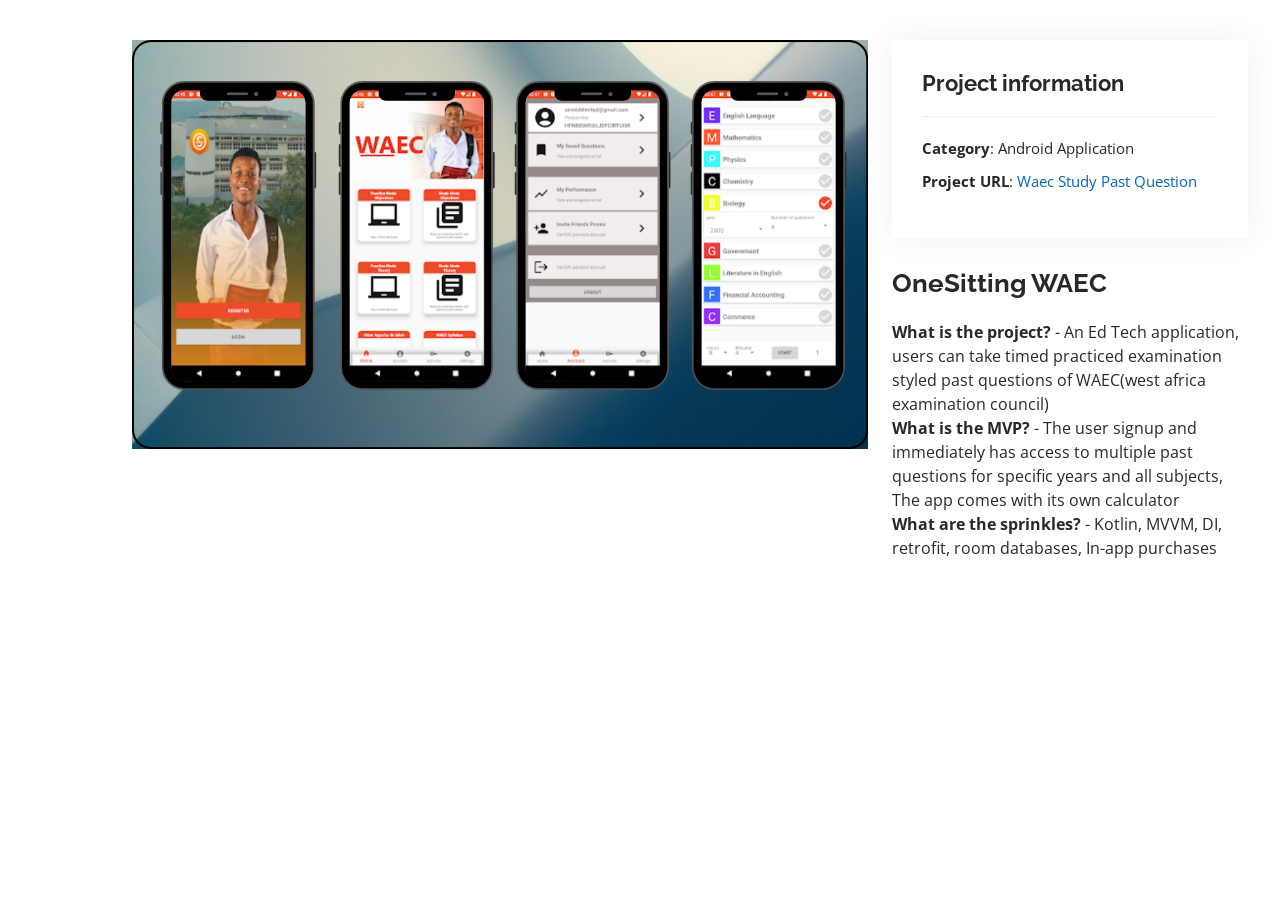
<file: waec.html>
<!DOCTYPE html>
<html lang="en">

<head>
  <meta charset="utf-8">
  <meta content="width=device-width, initial-scale=1.0" name="viewport">

  <title>OneSitting WAEC</title>
  <meta content="" name="description">
  <meta content="" name="keywords">

  <!-- Favicons -->
  <link href="assets/img/favicon.png" rel="icon">
  <link href="assets/img/apple-touch-icon.png" rel="apple-touch-icon">

  <!-- Google Fonts -->
  <link href="https://fonts.googleapis.com/css?family=Open+Sans:300,300i,400,400i,600,600i,700,700i|Raleway:300,300i,400,400i,500,500i,600,600i,700,700i|Poppins:300,300i,400,400i,500,500i,600,600i,700,700i" rel="stylesheet">

  <!-- Vendor CSS Files -->
  <link href="assets/vendor/aos/aos.css" rel="stylesheet">
  <link href="assets/vendor/bootstrap/css/bootstrap.min.css" rel="stylesheet">
  <link href="assets/vendor/bootstrap-icons/bootstrap-icons.css" rel="stylesheet">
  <link href="assets/vendor/boxicons/css/boxicons.min.css" rel="stylesheet">
  <link href="assets/vendor/glightbox/css/glightbox.min.css" rel="stylesheet">
  <link href="assets/vendor/swiper/swiper-bundle.min.css" rel="stylesheet">

  <!-- Template Main CSS File -->
  <link href="assets/css/style.css" rel="stylesheet">

  <!-- =======================================================
  * Template Name: MyResume - v4.10.0
  * Template URL: https://bootstrapmade.com/free-html-bootstrap-template-my-resume/
  * Author: BootstrapMade.com
  * License: https://bootstrapmade.com/license/
  ======================================================== -->
</head>

<body>

  <main id="main">

    <!-- ======= Portfolio Details Section ======= -->
    <section id="portfolio-details" class="portfolio-details">
      <div class="container">

        <div class="row gy-4">

          <div class="col-lg-8">
            <div class="portfolio-details-slider swiper">
              <div class="swiper-wrapper align-items-center">

                <div class="swiper-slide">
                  <img src="assets/img/portfolio/waec.png" alt="">
                </div>

              </div>
              <div class="swiper-pagination"></div>
            </div>
          </div>

          <div class="col-lg-4">
            <div class="portfolio-info">
              <h3>Project information</h3>
              <ul>
                <li><strong>Category</strong>: Android Application</li>
                <li><strong>Project URL</strong>: <a href="https://play.google.com/store/apps/details?id=com.sirmishlimited.cbtappwaec&hl=en" target="_blank">Waec Study Past Question</a></li>
              </ul>
            </div>
            <div class="portfolio-description">
              <h2>OneSitting WAEC</h2>
              <p>
                 <b>What is the project?</b> - An Ed Tech application, users can take timed practiced examination styled past questions of WAEC(west africa examination council) <br>

                 <b>What is the MVP?</b> - The user signup and immediately has access to multiple past questions for specific years and all subjects, The app comes with its own calculator <br>

                 <b>What are the sprinkles?</b> - Kotlin, MVVM, DI, retrofit, room databases, In-app purchases
            </div>
          </div>

        </div>

      </div>
    </section><!-- End Portfolio Details Section -->

  </main><!-- End #main -->

  <div id="preloader"></div>
  <a href="#" class="back-to-top d-flex align-items-center justify-content-center"><i class="bi bi-arrow-up-short"></i></a>

  <!-- Vendor JS Files -->
  <script src="assets/vendor/purecounter/purecounter_vanilla.js"></script>
  <script src="assets/vendor/aos/aos.js"></script>
  <script src="assets/vendor/bootstrap/js/bootstrap.bundle.min.js"></script>
  <script src="assets/vendor/glightbox/js/glightbox.min.js"></script>
  <script src="assets/vendor/isotope-layout/isotope.pkgd.min.js"></script>
  <script src="assets/vendor/swiper/swiper-bundle.min.js"></script>
  <script src="assets/vendor/typed.js/typed.min.js"></script>
  <script src="assets/vendor/waypoints/noframework.waypoints.js"></script>
  <script src="assets/vendor/php-email-form/validate.js"></script>

  <!-- Template Main JS File -->
  <script src="assets/js/main.js"></script>

</body>

</html>
</file>
<file: assets/css/nextgen.css>
@import url('https://fonts.googleapis.com/css2?family=Outfit:wght@300;400;600;800&family=JetBrains+Mono:wght@400;700&display=swap');

:root {
  --bg-void: #020617;
  --bg-card: rgba(15, 23, 42, 0.6);
  --accent-primary: #6366f1;
  --accent-secondary: #10b981;
  --accent-glow: rgba(99, 102, 241, 0.3);
  --text-main: #f8fafc;
  --text-dim: #94a3b8;
  --glass-border: rgba(255, 255, 255, 0.05);
  --glass-shine: rgba(255, 255, 255, 0.1);
}

/* Base resets */
* {
  margin: 0;
  padding: 0;
  box-sizing: border-box;
}

body {
  background-color: var(--bg-void);
  color: var(--text-main);
  font-family: 'Outfit', sans-serif;
  overflow-x: hidden;
  background-image: 
    radial-gradient(circle at 0% 0%, var(--accent-glow) 0%, transparent 40%),
    radial-gradient(circle at 100% 100%, rgba(16, 185, 129, 0.1) 0%, transparent 40%);
  background-attachment: fixed;
}

/* High-End Glassmorphism */
.glass-card {
  background: var(--bg-card);
  backdrop-filter: blur(20px) saturate(180%);
  -webkit-backdrop-filter: blur(20px) saturate(180%);
  border: 1px solid var(--glass-border);
  border-radius: 24px;
  padding: 2rem;
  transition: all 0.5s cubic-bezier(0.23, 1, 0.32, 1);
  position: relative;
  overflow: hidden;
}

.glass-card:hover {
  transform: translateY(-10px) scale(1.02);
  border-color: var(--glass-shine);
  box-shadow: 0 20px 40px rgba(0, 0, 0, 0.4), 
              0 0 20px var(--accent-glow);
}

.glass-card::before {
  content: "";
  position: absolute;
  top: 0;
  left: -100%;
  width: 100%;
  height: 100%;
  background: linear-gradient(
    90deg,
    transparent,
    rgba(255, 255, 255, 0.05),
    transparent
  );
  transition: 0.5s;
}

.glass-card:hover::before {
  left: 100%;
}

/* Next-Gen Hero */
.hero-container {
  height: 100vh;
  display: flex;
  flex-direction: column;
  justify-content: center;
  align-items: center;
  text-align: center;
  padding: 0 1rem;
}

.hero-image-container {
  position: relative;
  margin-bottom: 2rem;
  width: 180px;
  height: 180px;
}

.hero-profile-img {
  width: 100%;
  height: 100%;
  border-radius: 50%;
  object-fit: cover;
  border: 4px solid var(--accent-primary);
  position: relative;
  z-index: 2;
}

.hero-glow {
  position: absolute;
  top: 50%;
  left: 50%;
  transform: translate(-50%, -50%);
  width: 120%;
  height: 120%;
  background: var(--accent-glow);
  filter: blur(30px);
  border-radius: 50%;
  z-index: 1;
  animation: pulse 4s infinite ease-in-out;
}

@keyframes pulse {
  0%, 100% { transform: translate(-50%, -50%) scale(1); opacity: 0.5; }
  50% { transform: translate(-50%, -50%) scale(1.1); opacity: 0.8; }
}

.hero-badge {
  background: var(--accent-glow);
  color: var(--accent-primary);
  padding: 8px 16px;
  border-radius: 100px;
  font-size: 0.9rem;
  font-weight: 600;
  margin-bottom: 2rem;
  border: 1px solid var(--accent-primary);
}

.hero-title {
  font-size: clamp(3rem, 10vw, 6rem);
  font-weight: 800;
  line-height: 1.1;
  background: linear-gradient(to right, #fff, var(--text-dim));
  -webkit-background-clip: text;
  -webkit-text-fill-color: transparent;
  margin-bottom: 1.5rem;
}

/* Bento Grid System */
.bento-grid {
  display: grid;
  grid-template-columns: repeat(4, 1fr);
  grid-auto-rows: 200px;
  gap: 1.5rem;
  padding: 4rem 10%;
  max-width: 1600px;
  margin: 0 auto;
}

.bento-item {
  grid-column: span 1;
  grid-row: span 1;
  display: flex;
  flex-direction: column;
}

.bento-img {
  position: absolute;
  top: 0;
  left: 0;
  width: 100%;
  height: 100%;
  object-fit: cover;
  opacity: 0.4;
  transition: 0.5s ease;
  z-index: 1;
}

.glass-card:hover .bento-img {
  opacity: 0.6;
  transform: scale(1.1);
}

.bento-overlay {
  position: absolute;
  top: 0;
  left: 0;
  width: 100%;
  height: 100%;
  z-index: 5;
  display: flex;
  flex-direction: column;
  justify-content: flex-end;
  padding: 1.5rem;
  background: linear-gradient(to top, rgba(2, 6, 23, 0.95) 0%, transparent 60%);
  pointer-events: none;
}

.bento-overlay h3, .bento-overlay h4 {
  color: #ffffff !important;
  margin: 0 0 5px 0;
}

.bento-overlay p {
  color: var(--text-dim) !important;
  margin: 0;
  font-size: 0.9rem;
}

.bento-overlay.small {
  justify-content: center;
}

.tech-tag {
  border: 1px solid rgba(255, 255, 255, 0.2);
  color: var(--text-dim);
  padding: 4px 12px;
  border-radius: 6px;
  font-size: 0.75rem;
  font-weight: 600;
  background: rgba(0, 0, 0, 0.3);
}

.project-link {
  display: flex;
  align-items: center;
  justify-content: center;
  width: 44px;
  height: 44px;
  background: var(--accent-secondary);
  color: white;
  border-radius: 12px;
  text-decoration: none;
  font-size: 1.2rem;
  transition: 0.3s;
  pointer-events: auto;
}

.project-link:hover {
  transform: scale(1.1) rotate(5deg);
  box-shadow: 0 0 15px var(--accent-secondary);
}

.project-link.small {
  width: 36px;
  height: 36px;
  font-size: 1rem;
}

.bento-item.large {
  grid-column: span 2;
  grid-row: span 2;
}

.bento-item.wide {
  grid-column: span 2;
  grid-row: span 1;
}

/* Custom Nav */
.floating-nav {
  position: fixed;
  bottom: 2rem;
  left: 50%;
  transform: translateX(-50%);
  background: rgba(15, 23, 42, 0.8);
  backdrop-filter: blur(10px);
  padding: 12px 24px;
  border-radius: 100px;
  border: 1px solid var(--glass-border);
  display: flex;
  gap: 2rem;
  z-index: 1000;
}

.floating-nav a {
  color: var(--text-dim);
  text-decoration: none;
  font-size: 0.9rem;
  font-weight: 600;
  transition: 0.3s;
}

.floating-nav a:hover, .floating-nav a.active {
  color: var(--accent-primary);
}

/* Responsive Overrides */
@media (max-width: 1024px) {
  .bento-grid {
    grid-template-columns: repeat(2, 1fr);
    padding: 2rem 5%;
  }
}

@media (max-width: 768px) {
  .hero-container {
    height: auto;
    padding: 100px 1.5rem;
  }
  
  .hero-image-container {
    width: 140px;
    height: 140px;
  }

  .floating-nav {
    width: 90%;
    justify-content: space-around;
    gap: 0.5rem;
    bottom: 1rem;
    padding: 10px;
  }
}

@media (max-width: 640px) {
  .bento-grid {
    grid-template-columns: 1fr;
    grid-auto-rows: auto;
    gap: 2rem;
    padding: 1.5rem;
  }
  
  .bento-grid .glass-card {
    padding: 0;
    height: 380px; /* Default high-impact height for featured projects */
    border-radius: 32px;
  }

  /* Surgical fix: Only the utility apps become small pills */
  .utility-card.glass-card {
    height: 180px !important;
  }

  #about .glass-card {
    height: auto !important;
    padding: 3rem 1.5rem !important;
  }

  .bento-item.large, .bento-item.wide {
    grid-column: span 1;
    grid-row: span 1;
  }

  /* Featured Overlays: Force bottom alignment and safe area */
  .bento-item.large .bento-overlay, .bento-item.wide .bento-overlay, .bento-overlay {
    display: flex !important;
    flex-direction: column !important;
    justify-content: flex-end !important;
    text-align: left !important;
    padding: 2rem !important;
    padding-bottom: 80px !important;
  }

  /* Utility Overlays: Center text for the smaller cards */
  .utility-card .bento-overlay {
    justify-content: center !important;
    padding-bottom: 2rem !important;
  }

  .bento-item.large h3, .bento-item.wide h3 {
    font-size: 1.3rem !important;
    margin-bottom: 5px !important;
  }

  .floating-nav {
    width: 85%;
    justify-content: space-around;
    gap: 0.5rem;
    bottom: 1.5rem;
    padding: 12px;
    z-index: 100;
  }
}

/* Interactive Background Elements */
.bg-interactive {
  position: fixed;
  top: 0;
  left: 0;
  width: 100%;
  height: 100%;
  z-index: -10;
  overflow: hidden;
  pointer-events: none;
  background: var(--bg-void);
}

.aura {
  position: absolute;
  border-radius: 50%;
  filter: blur(100px);
  opacity: 0.3;
  will-change: transform;
  transform: translate3d(var(--mouse-x, 0), calc(var(--mouse-y, 0) + var(--scroll-y, 0)), 0);
  transition: transform 0.4s cubic-bezier(0.23, 1, 0.32, 1);
}

.aura-1 {
  width: 60vw;
  height: 60vw;
  background: var(--accent-primary);
  top: -20%;
  left: -10%;
}

.aura-2 {
  width: 40vw;
  height: 40vw;
  background: var(--accent-secondary);
  bottom: -10%;
  right: -5%;
}

.aura-3 {
  width: 80vw;
  height: 80vw;
  background: #1e1b4b;
  top: 30%;
  left: 20%;
  opacity: 0.15;
}

.mouse-glow {
  position: fixed;
  top: -150px;
  left: -150px;
  width: 300px;
  height: 300px;
  background: radial-gradient(circle, rgba(99, 102, 241, 0.15) 0%, transparent 70%);
  pointer-events: none;
  z-index: -5;
  will-change: transform;
  transition: transform 0.1s ease-out;
}
</file>
<file: assets/css/style.css>
/**
* Template Name: MyResume - v4.10.0
* Template URL: https://bootstrapmade.com/free-html-bootstrap-template-my-resume/
* Author: BootstrapMade.com
* License: https://bootstrapmade.com/license/
*/

/*--------------------------------------------------------------
# General
--------------------------------------------------------------*/
body {
  font-family: "Open Sans", sans-serif;
  color: #272829;
}

a {
  color: #0563bb;
  text-decoration: none;
}

a:hover {
  color: #067ded;
  text-decoration: none;
}

h1,
h2,
h3,
h4,
h5,
h6 {
  font-family: "Raleway", sans-serif;
}

/*--------------------------------------------------------------
# Back to top button
--------------------------------------------------------------*/
.back-to-top {
  position: fixed;
  visibility: hidden;
  opacity: 0;
  right: 15px;
  bottom: 15px;
  z-index: 996;
  background: #0563bb;
  width: 40px;
  height: 40px;
  border-radius: 50px;
  transition: all 0.4s;
}

.back-to-top i {
  font-size: 28px;
  color: #fff;
  line-height: 0;
}

.back-to-top:hover {
  background: #0678e3;
  color: #fff;
}

.back-to-top.active {
  visibility: visible;
  opacity: 1;
}

/*--------------------------------------------------------------
# Preloader
--------------------------------------------------------------*/
#preloader {
  position: fixed;
  top: 0;
  left: 0;
  right: 0;
  bottom: 0;
  z-index: 9999;
  overflow: hidden;
  background: #fff;
}

#preloader:before {
  content: "";
  position: fixed;
  top: calc(50% - 30px);
  left: calc(50% - 30px);
  border: 6px solid #0563bb;
  border-top-color: #fff;
  border-bottom-color: #fff;
  border-radius: 50%;
  width: 60px;
  height: 60px;
  -webkit-animation: animate-preloader 1s linear infinite;
  animation: animate-preloader 1s linear infinite;
}

@-webkit-keyframes animate-preloader {
  0% {
    transform: rotate(0deg);
  }

  100% {
    transform: rotate(360deg);
  }
}

@keyframes animate-preloader {
  0% {
    transform: rotate(0deg);
  }

  100% {
    transform: rotate(360deg);
  }
}

/*--------------------------------------------------------------
# Disable aos animation delay on mobile devices
--------------------------------------------------------------*/
@media screen and (max-width: 768px) {
  [data-aos-delay] {
    transition-delay: 0 !important;
  }
}

/*--------------------------------------------------------------
# Header
--------------------------------------------------------------*/
#header {
  position: fixed;
  top: 0;
  left: 0;
  bottom: 0;
  z-index: 9997;
  transition: all 0.5s;
  padding: 15px;
  overflow-y: auto;
}

@media (max-width: 991px) {
  #header {
    width: 300px;
    background: #fff;
    border-right: 1px solid #e6e9ec;
    left: -300px;
  }
}

@media (min-width: 991px) {
  #main {
    margin-left: 100px;
  }
}

/*--------------------------------------------------------------
# Navigation Menu
--------------------------------------------------------------*/
/**
* Desktop Navigation 
*/
.nav-menu {
  padding: 0;
  display: block;
}

.nav-menu * {
  margin: 0;
  padding: 0;
  list-style: none;
}

.nav-menu>ul>li {
  position: relative;
  white-space: nowrap;
}

.nav-menu a,
.nav-menu a:focus {
  display: flex;
  align-items: center;
  color: #45505b;
  padding: 10px 18px;
  margin-bottom: 8px;
  transition: 0.3s;
  font-size: 15px;
  border-radius: 50px;
  background: #f2f3f5;
  height: 56px;
  width: 100%;
  overflow: hidden;
  transition: 0.3s;
}

.nav-menu a i,
.nav-menu a:focus i {
  font-size: 20px;
}

.nav-menu a span,
.nav-menu a:focus span {
  padding: 0 5px 0 7px;
  color: #45505b;
}

@media (min-width: 992px) {

  .nav-menu a,
  .nav-menu a:focus {
    width: 56px;
  }

  .nav-menu a span,
  .nav-menu a:focus span {
    display: none;
    color: #fff;
  }
}

.nav-menu a:hover,
.nav-menu .active,
.nav-menu .active:focus,
.nav-menu li:hover>a {
  color: #fff;
  background: #0563bb;
}

.nav-menu a:hover span,
.nav-menu .active span,
.nav-menu .active:focus span,
.nav-menu li:hover>a span {
  color: #fff;
}

.nav-menu a:hover,
.nav-menu li:hover>a {
  width: 100%;
  color: #fff;
}

.nav-menu a:hover span,
.nav-menu li:hover>a span {
  display: block;
}

/**
* Mobile Navigation 
*/
.mobile-nav-toggle {
  position: fixed;
  right: 10px;
  top: 10px;
  z-index: 9998;
  border: 0;
  background: none;
  font-size: 28px;
  transition: all 0.4s;
  outline: none !important;
  line-height: 0;
  cursor: pointer;
  border-radius: 50px;
  padding: 5px;
}

.mobile-nav-toggle i {
  color: #45505b;
}

.mobile-nav-active {
  overflow: hidden;
}

.mobile-nav-active #header {
  left: 0;
}

.mobile-nav-active .mobile-nav-toggle {
  color: #fff;
  background-color: #0563bb;
}

/*--------------------------------------------------------------
# Hero Section
--------------------------------------------------------------*/
#hero {
  width: 100%;
  height: 100vh;
  background: url("../img/hero-bg.jpg") top right no-repeat;
  background-size: cover;
  position: relative;
}

@media (min-width: 992px) {
  #hero {
    padding-left: 160px;
  }
}

#hero:before {
  content: "";
  background: rgba(255, 255, 255, 0.8);
  position: absolute;
  bottom: 0;
  top: 0;
  left: 0;
  right: 0;
}

#hero h1 {
  margin: 0;
  font-size: 64px;
  font-weight: 700;
  line-height: 56px;
  color: #45505b;
}

#hero p {
  color: #45505b;
  margin: 15px 0 0 0;
  font-size: 26px;
  font-family: "Poppins", sans-serif;
}

#hero p span {
  color: #0563bb;
  letter-spacing: 1px;
}

#hero .social-links {
  margin-top: 30px;
}

#hero .social-links a {
  font-size: 24px;
  display: inline-block;
  color: #45505b;
  line-height: 1;
  margin-right: 20px;
  transition: 0.3s;
}

#hero .social-links a:hover {
  color: #0563bb;
}

@media (max-width: 992px) {
  #hero {
    text-align: center;
  }

  #hero h1 {
    font-size: 32px;
    line-height: 36px;
  }

  #hero p {
    margin-top: 10px;
    font-size: 20px;
    line-height: 24px;
  }
}

/*--------------------------------------------------------------
# Sections General
--------------------------------------------------------------*/
section {
  padding: 60px 0;
  overflow: hidden;
}

.section-title {
  text-align: center;
  padding-bottom: 30px;
}

.section-title h2 {
  font-size: 32px;
  font-weight: bold;
  text-transform: uppercase;
  margin-bottom: 20px;
  padding-bottom: 20px;
  position: relative;
  color: #45505b;
}

.section-title h2::before {
  content: "";
  position: absolute;
  display: block;
  width: 120px;
  height: 1px;
  background: #ddd;
  bottom: 1px;
  left: calc(50% - 60px);
}

.section-title h2::after {
  content: "";
  position: absolute;
  display: block;
  width: 40px;
  height: 3px;
  background: #0563bb;
  bottom: 0;
  left: calc(50% - 20px);
}

.section-title p {
  margin-bottom: 0;
}

/*--------------------------------------------------------------
# About
--------------------------------------------------------------*/
.about .content h3 {
  font-weight: 700;
  font-size: 26px;
  color: #728394;
}

.about .content ul {
  list-style: none;
  padding: 0;
}

.about .content ul li {
  margin-bottom: 20px;
  display: flex;
  align-items: center;
}

.about .content ul strong {
  margin-right: 10px;
}

.about .content ul i {
  font-size: 16px;
  margin-right: 5px;
  color: #0563bb;
  line-height: 0;
}

.about .content p:last-child {
  margin-bottom: 0;
}

/*--------------------------------------------------------------
# Facts
--------------------------------------------------------------*/
.facts .count-box {
  padding: 30px 30px 25px 30px;
  margin-top: 30px;
  width: 100%;
  position: relative;
  text-align: center;
  background: #fff;
}

.facts .count-box i {
  position: absolute;
  top: -25px;
  left: 50%;
  transform: translateX(-50%);
  font-size: 24px;
  background: #0563bb;
  color: #fff;
  border-radius: 50px;
  display: inline-flex;
  align-items: center;
  justify-content: center;
  width: 48px;
  height: 48px;
}

.facts .count-box span {
  font-size: 36px;
  display: block;
  font-weight: 600;
  color: #011426;
}

.facts .count-box p {
  padding: 0;
  margin: 0;
  font-family: "Raleway", sans-serif;
  font-size: 14px;
}

/*--------------------------------------------------------------
# Akills
--------------------------------------------------------------*/
.skills .progress {
  height: 60px;
  display: block;
  background: none;
  border-radius: 0;
}

.skills .progress .skill {
  padding: 10px 0;
  margin: 0;
  text-transform: uppercase;
  display: block;
  font-weight: 600;
  font-family: "Poppins", sans-serif;
  color: #45505b;
}

.skills .progress .skill .val {
  float: right;
  font-style: normal;
}

.skills .progress-bar-wrap {
  background: #f2f3f5;
}

.skills .progress-bar {
  width: 1px;
  height: 10px;
  transition: 0.9s;
  background-color: #0563bb;
}

/*--------------------------------------------------------------
# Resume
--------------------------------------------------------------*/
.resume .resume-title {
  font-size: 26px;
  font-weight: 700;
  margin-top: 20px;
  margin-bottom: 20px;
  color: #45505b;
}

.resume .resume-item {
  padding: 0 0 20px 20px;
  margin-top: -2px;
  border-left: 2px solid #0563bb;
  position: relative;
}

.resume .resume-item h4 {
  line-height: 18px;
  font-size: 18px;
  font-weight: 600;
  text-transform: uppercase;
  font-family: "Poppins", sans-serif;
  color: #0563bb;
  margin-bottom: 10px;
}

.resume .resume-item h5 {
  font-size: 16px;
  background: #f7f8f9;
  padding: 5px 15px;
  display: inline-block;
  font-weight: 600;
  margin-bottom: 10px;
}

.resume .resume-item ul {
  padding-left: 20px;
}

.resume .resume-item ul li {
  padding-bottom: 10px;
}

.resume .resume-item:last-child {
  padding-bottom: 0;
}

.resume .resume-item::before {
  content: "";
  position: absolute;
  width: 16px;
  height: 16px;
  border-radius: 50px;
  left: -9px;
  top: 0;
  background: #fff;
  border: 2px solid #0563bb;
}

/*--------------------------------------------------------------
# Portfolio
--------------------------------------------------------------*/
.portfolio .portfolio-item {
  margin-bottom: 30px;
}

.portfolio #portfolio-flters {
  padding: 0;
  margin: 0 auto 25px auto;
  list-style: none;
  text-align: center;
  background: #fff;
  border-radius: 50px;
  padding: 2px 15px;
}

.portfolio #portfolio-flters li {
  cursor: pointer;
  display: inline-block;
  padding: 10px 15px;
  font-size: 14px;
  font-weight: 600;
  line-height: 1;
  text-transform: uppercase;
  color: #272829;
  margin-bottom: 5px;
  transition: all 0.3s ease-in-out;
}

.portfolio #portfolio-flters li:hover,
.portfolio #portfolio-flters li.filter-active {
  color: #0563bb;
}

.portfolio #portfolio-flters li:last-child {
  margin-right: 0;
}

.portfolio .portfolio-wrap {
  transition: 0.3s;
  position: relative;
  overflow: hidden;
  z-index: 1;
  background: rgba(69, 80, 91, 0.8);
}

.portfolio .portfolio-wrap::before {
  content: "";
  background: rgba(255, 255, 255, 0.7);
  position: absolute;
  left: 30px;
  right: 30px;
  top: 30px;
  bottom: 30px;
  transition: all ease-in-out 0.3s;
  z-index: 2;
  opacity: 0;
}

.portfolio .portfolio-wrap .portfolio-info {
  opacity: 0;
  position: absolute;
  top: 0;
  left: 0;
  right: 0;
  bottom: 0;
  text-align: center;
  z-index: 3;
  transition: all ease-in-out 0.3s;
  display: flex;
  flex-direction: column;
  justify-content: center;
  align-items: center;
}

.portfolio .portfolio-wrap .portfolio-info::before {
  display: block;
  content: "";
  width: 48px;
  height: 48px;
  position: absolute;
  top: 35px;
  left: 35px;
  border-top: 3px solid #d7dce1;
  border-left: 3px solid #d7dce1;
  transition: all 0.5s ease 0s;
  z-index: 9994;
}

.portfolio .portfolio-wrap .portfolio-info::after {
  display: block;
  content: "";
  width: 48px;
  height: 48px;
  position: absolute;
  bottom: 35px;
  right: 35px;
  border-bottom: 3px solid #d7dce1;
  border-right: 3px solid #d7dce1;
  transition: all 0.5s ease 0s;
  z-index: 9994;
}

.portfolio .portfolio-wrap .portfolio-info h4 {
  font-size: 20px;
  color: #45505b;
  font-weight: 600;
}

.portfolio .portfolio-wrap .portfolio-info p {
  color: #45505b;
  font-size: 14px;
  text-transform: uppercase;
  padding: 0;
  margin: 0;
}

.portfolio .portfolio-wrap .portfolio-links {
  text-align: center;
  z-index: 4;
}

.portfolio .portfolio-wrap .portfolio-links a {
  color: #45505b;
  margin: 0 2px;
  font-size: 28px;
  display: inline-block;
  transition: 0.3s;
}

.portfolio .portfolio-wrap .portfolio-links a:hover {
  color: #148af9;
}

.portfolio .portfolio-wrap:hover::before {
  top: 0;
  left: 0;
  right: 0;
  bottom: 0;
  opacity: 1;
}

.portfolio .portfolio-wrap:hover .portfolio-info {
  opacity: 1;
}

.portfolio .portfolio-wrap:hover .portfolio-info::before {
  top: 15px;
  left: 15px;
}

.portfolio .portfolio-wrap:hover .portfolio-info::after {
  bottom: 15px;
  right: 15px;
}

/*--------------------------------------------------------------
# Portfolio Details
--------------------------------------------------------------*/
.portfolio-details {
  padding-top: 40px;
}

.portfolio-details .portfolio-details-slider img {
  width: 100%;
}

.portfolio-details .portfolio-details-slider .swiper-pagination {
  margin-top: 20px;
  position: relative;
}

.portfolio-details .portfolio-details-slider .swiper-pagination .swiper-pagination-bullet {
  width: 12px;
  height: 12px;
  background-color: #fff;
  opacity: 1;
  border: 1px solid #0563bb;
}

.portfolio-details .portfolio-details-slider .swiper-pagination .swiper-pagination-bullet-active {
  background-color: #0563bb;
}

.portfolio-details .portfolio-info {
  padding: 30px;
  box-shadow: 0px 0 30px rgba(69, 80, 91, 0.08);
}

.portfolio-details .portfolio-info h3 {
  font-size: 22px;
  font-weight: 700;
  margin-bottom: 20px;
  padding-bottom: 20px;
  border-bottom: 1px solid #eee;
}

.portfolio-details .portfolio-info ul {
  list-style: none;
  padding: 0;
  font-size: 15px;
}

.portfolio-details .portfolio-info ul li+li {
  margin-top: 10px;
}

.portfolio-details .portfolio-description {
  padding-top: 30px;
}

.portfolio-details .portfolio-description h2 {
  font-size: 26px;
  font-weight: 700;
  margin-bottom: 20px;
}

.portfolio-details .portfolio-description p {
  padding: 0;
}

/*--------------------------------------------------------------
# Services
--------------------------------------------------------------*/
.services .icon-box {
  text-align: center;
  padding: 70px 20px 80px 20px;
  transition: all ease-in-out 0.3s;
  background: #fff;
  box-shadow: 0px 5px 90px 0px rgba(110, 123, 131, 0.05);
}

.services .icon-box .icon {
  margin: 0 auto;
  width: 100px;
  height: 100px;
  display: flex;
  align-items: center;
  justify-content: center;
  transition: ease-in-out 0.3s;
  position: relative;
}

.services .icon-box .icon i {
  font-size: 36px;
  transition: 0.5s;
  position: relative;
}

.services .icon-box .icon svg {
  position: absolute;
  top: 0;
  left: 0;
}

.services .icon-box .icon svg path {
  transition: 0.5s;
  fill: #f5f5f5;
}

.services .icon-box h4 {
  font-weight: 600;
  margin: 10px 0 15px 0;
  font-size: 22px;
}

.services .icon-box h4 a {
  color: #45505b;
  transition: ease-in-out 0.3s;
}

.services .icon-box p {
  line-height: 24px;
  font-size: 14px;
  margin-bottom: 0;
}

.services .icon-box:hover {
  border-color: #fff;
  box-shadow: 0px 0 35px 0 rgba(0, 0, 0, 0.08);
}

.services .iconbox-blue i {
  color: #47aeff;
}

.services .iconbox-blue:hover .icon i {
  color: #fff;
}

.services .iconbox-blue:hover .icon path {
  fill: #47aeff;
}

.services .iconbox-orange i {
  color: #ffa76e;
}

.services .iconbox-orange:hover .icon i {
  color: #fff;
}

.services .iconbox-orange:hover .icon path {
  fill: #ffa76e;
}

.services .iconbox-pink i {
  color: #e80368;
}

.services .iconbox-pink:hover .icon i {
  color: #fff;
}

.services .iconbox-pink:hover .icon path {
  fill: #e80368;
}

.services .iconbox-yellow i {
  color: #ffbb2c;
}

.services .iconbox-yellow:hover .icon i {
  color: #fff;
}

.services .iconbox-yellow:hover .icon path {
  fill: #ffbb2c;
}

.services .iconbox-red i {
  color: #ff5828;
}

.services .iconbox-red:hover .icon i {
  color: #fff;
}

.services .iconbox-red:hover .icon path {
  fill: #ff5828;
}

.services .iconbox-teal i {
  color: #11dbcf;
}

.services .iconbox-teal:hover .icon i {
  color: #fff;
}

.services .iconbox-teal:hover .icon path {
  fill: #11dbcf;
}

/*--------------------------------------------------------------
# Testimonials
--------------------------------------------------------------*/
.testimonials .section-header {
  margin-bottom: 40px;
}

.testimonials .testimonials-carousel,
.testimonials .testimonials-slider {
  overflow: hidden;
}

.testimonials .testimonial-item {
  text-align: center;
}

.testimonials .testimonial-item .testimonial-img {
  width: 120px;
  border-radius: 50%;
  border: 4px solid #fff;
  margin: 0 auto;
}

.testimonials .testimonial-item h3 {
  font-size: 20px;
  font-weight: bold;
  margin: 10px 0 5px 0;
  color: #111;
}

.testimonials .testimonial-item h4 {
  font-size: 14px;
  color: #999;
  margin: 0 0 15px 0;
}

.testimonials .testimonial-item .quote-icon-left,
.testimonials .testimonial-item .quote-icon-right {
  color: #90c8fc;
  font-size: 26px;
}

.testimonials .testimonial-item .quote-icon-left {
  display: inline-block;
  left: -5px;
  position: relative;
}

.testimonials .testimonial-item .quote-icon-right {
  display: inline-block;
  right: -5px;
  position: relative;
  top: 10px;
}

.testimonials .testimonial-item p {
  font-style: italic;
  margin: 0 auto 15px auto;
}

.testimonials .swiper-pagination {
  margin-top: 20px;
  position: relative;
}

.testimonials .swiper-pagination .swiper-pagination-bullet {
  width: 12px;
  height: 12px;
  background-color: #fff;
  opacity: 1;
  border: 1px solid #0563bb;
}

.testimonials .swiper-pagination .swiper-pagination-bullet-active {
  background-color: #0563bb;
}

@media (min-width: 992px) {
  .testimonials .testimonial-item p {
    width: 80%;
  }
}

/*--------------------------------------------------------------
# Contact
--------------------------------------------------------------*/
.contact .info {
  width: 100%;
  background: #fff;
}

.contact .info i {
  font-size: 20px;
  color: #0563bb;
  float: left;
  width: 44px;
  height: 44px;
  background: #eef7ff;
  display: flex;
  justify-content: center;
  align-items: center;
  border-radius: 50px;
  transition: all 0.3s ease-in-out;
}

.contact .info h4 {
  padding: 0 0 0 60px;
  font-size: 22px;
  font-weight: 600;
  margin-bottom: 5px;
  color: #45505b;
}

.contact .info p {
  padding: 0 0 0 60px;
  margin-bottom: 0;
  font-size: 14px;
  color: #728394;
}

.contact .info .email,
.contact .info .phone {
  margin-top: 40px;
}

.contact .info .email:hover i,
.contact .info .address:hover i,
.contact .info .phone:hover i {
  background: #0563bb;
  color: #fff;
}

.contact .php-email-form {
  width: 100%;
  background: #fff;
}

.contact .php-email-form .form-group {
  padding-bottom: 8px;
}

.contact .php-email-form .error-message {
  display: none;
  color: #fff;
  background: #ed3c0d;
  text-align: left;
  padding: 15px;
  font-weight: 600;
}

.contact .php-email-form .error-message br+br {
  margin-top: 25px;
}

.contact .php-email-form .sent-message {
  display: none;
  color: #fff;
  background: #18d26e;
  text-align: center;
  padding: 15px;
  font-weight: 600;
}

.contact .php-email-form .loading {
  display: none;
  background: #fff;
  text-align: center;
  padding: 15px;
}

.contact .php-email-form .loading:before {
  content: "";
  display: inline-block;
  border-radius: 50%;
  width: 24px;
  height: 24px;
  margin: 0 10px -6px 0;
  border: 3px solid #18d26e;
  border-top-color: #eee;
  -webkit-animation: animate-loading 1s linear infinite;
  animation: animate-loading 1s linear infinite;
}

.contact .php-email-form input,
.contact .php-email-form textarea {
  border-radius: 4px;
  box-shadow: none;
  font-size: 14px;
}

.contact .php-email-form input {
  height: 44px;
}

.contact .php-email-form textarea {
  padding: 10px 12px;
}

.contact .php-email-form button[type=submit] {
  background: #0563bb;
  border: 0;
  padding: 10px 35px;
  color: #fff;
  transition: 0.4s;
  border-radius: 50px;
}

.contact .php-email-form button[type=submit]:hover {
  background: #0678e3;
}

@-webkit-keyframes animate-loading {
  0% {
    transform: rotate(0deg);
  }

  100% {
    transform: rotate(360deg);
  }
}

@keyframes animate-loading {
  0% {
    transform: rotate(0deg);
  }

  100% {
    transform: rotate(360deg);
  }
}

/*--------------------------------------------------------------
# Footer
--------------------------------------------------------------*/
#footer {
  background: #f7f8f9;
  color: #45505b;
  font-size: 14px;
  text-align: center;
  padding: 30px 0;
}

#footer h3 {
  font-size: 36px;
  font-weight: 700;
  position: relative;
  font-family: "Poppins", sans-serif;
  padding: 0;
  margin: 0 0 15px 0;
}

#footer p {
  font-size: 15;
  font-style: italic;
  padding: 0;
  margin: 0 0 40px 0;
}

#footer .social-links {
  margin: 0 0 40px 0;
}

#footer .social-links a {
  font-size: 18px;
  display: inline-block;
  background: #0563bb;
  color: #fff;
  line-height: 1;
  padding: 8px 0;
  margin-right: 4px;
  border-radius: 50%;
  text-align: center;
  width: 36px;
  height: 36px;
  transition: 0.3s;
}

#footer .social-links a:hover {
  background: #0678e3;
  color: #fff;
  text-decoration: none;
}

#footer .copyright {
  margin: 0 0 5px 0;
}

#footer .credits {
  font-size: 13px;
}
</file>
